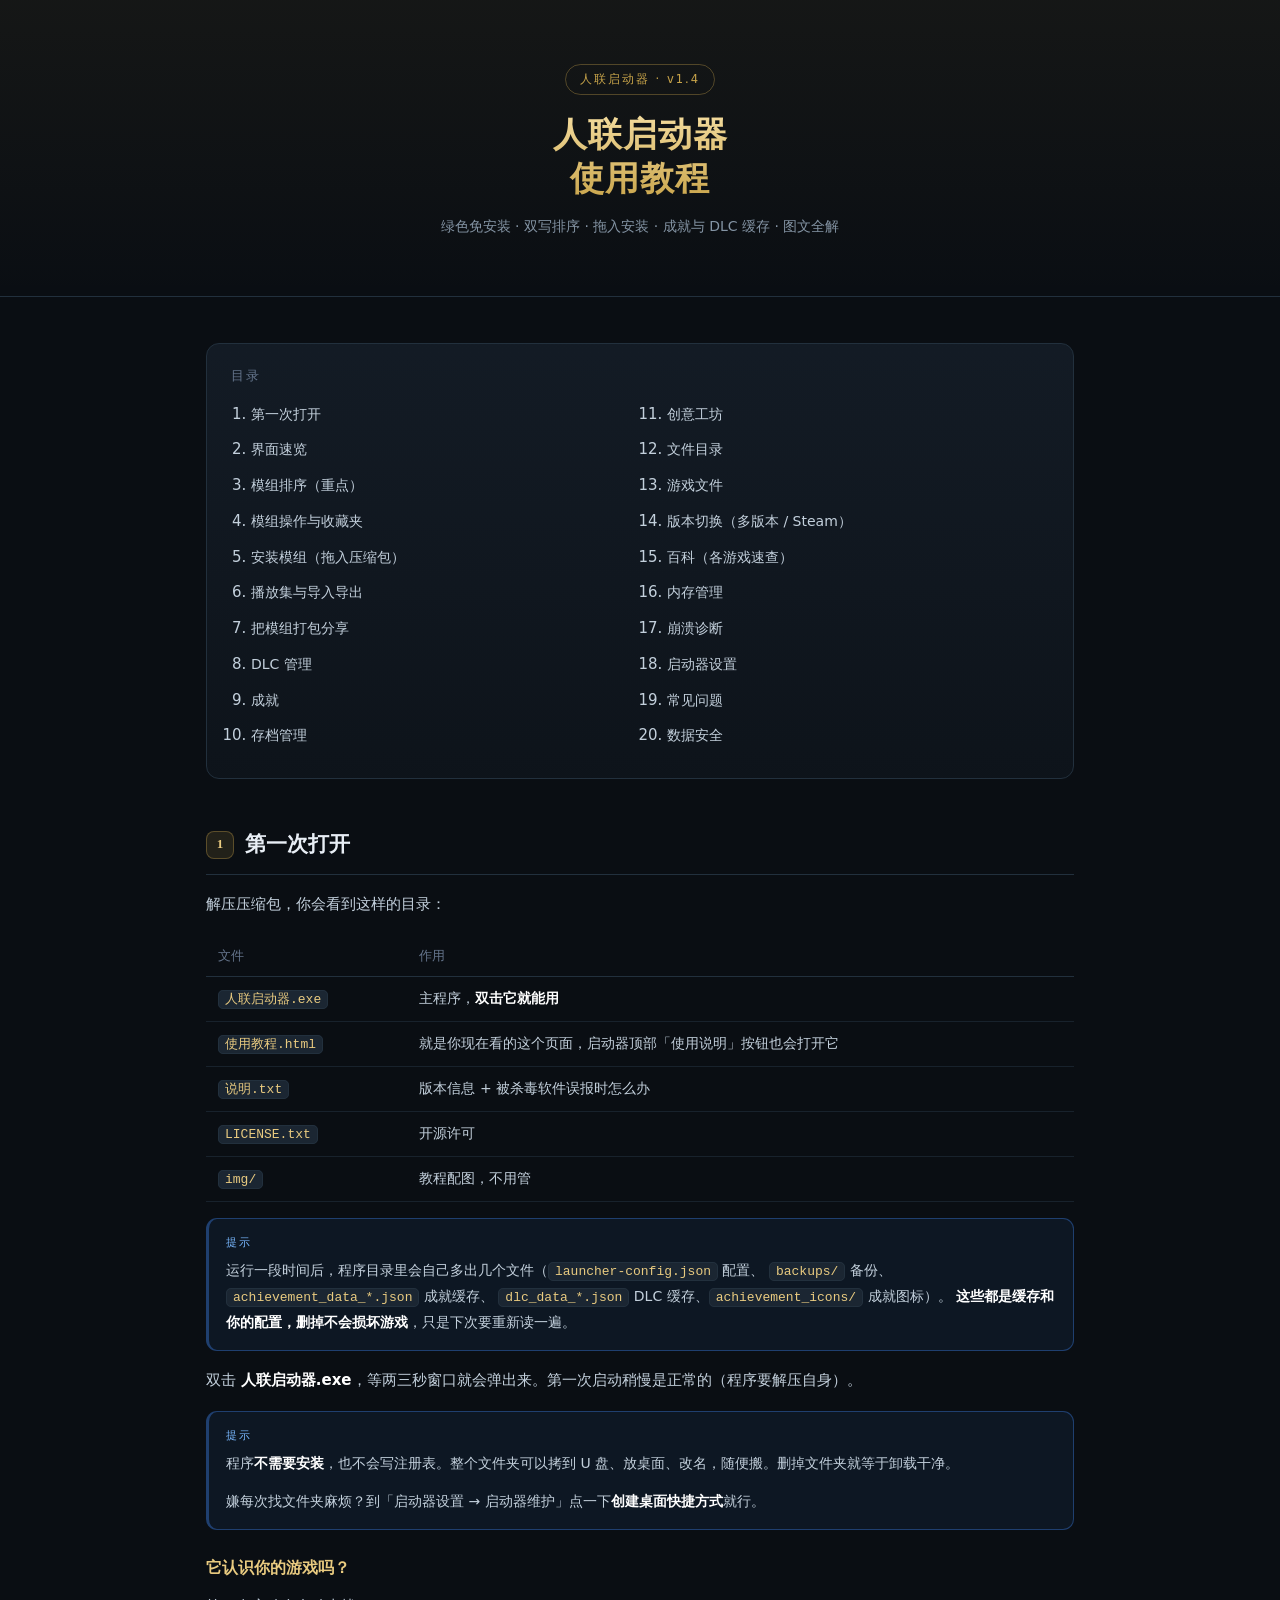
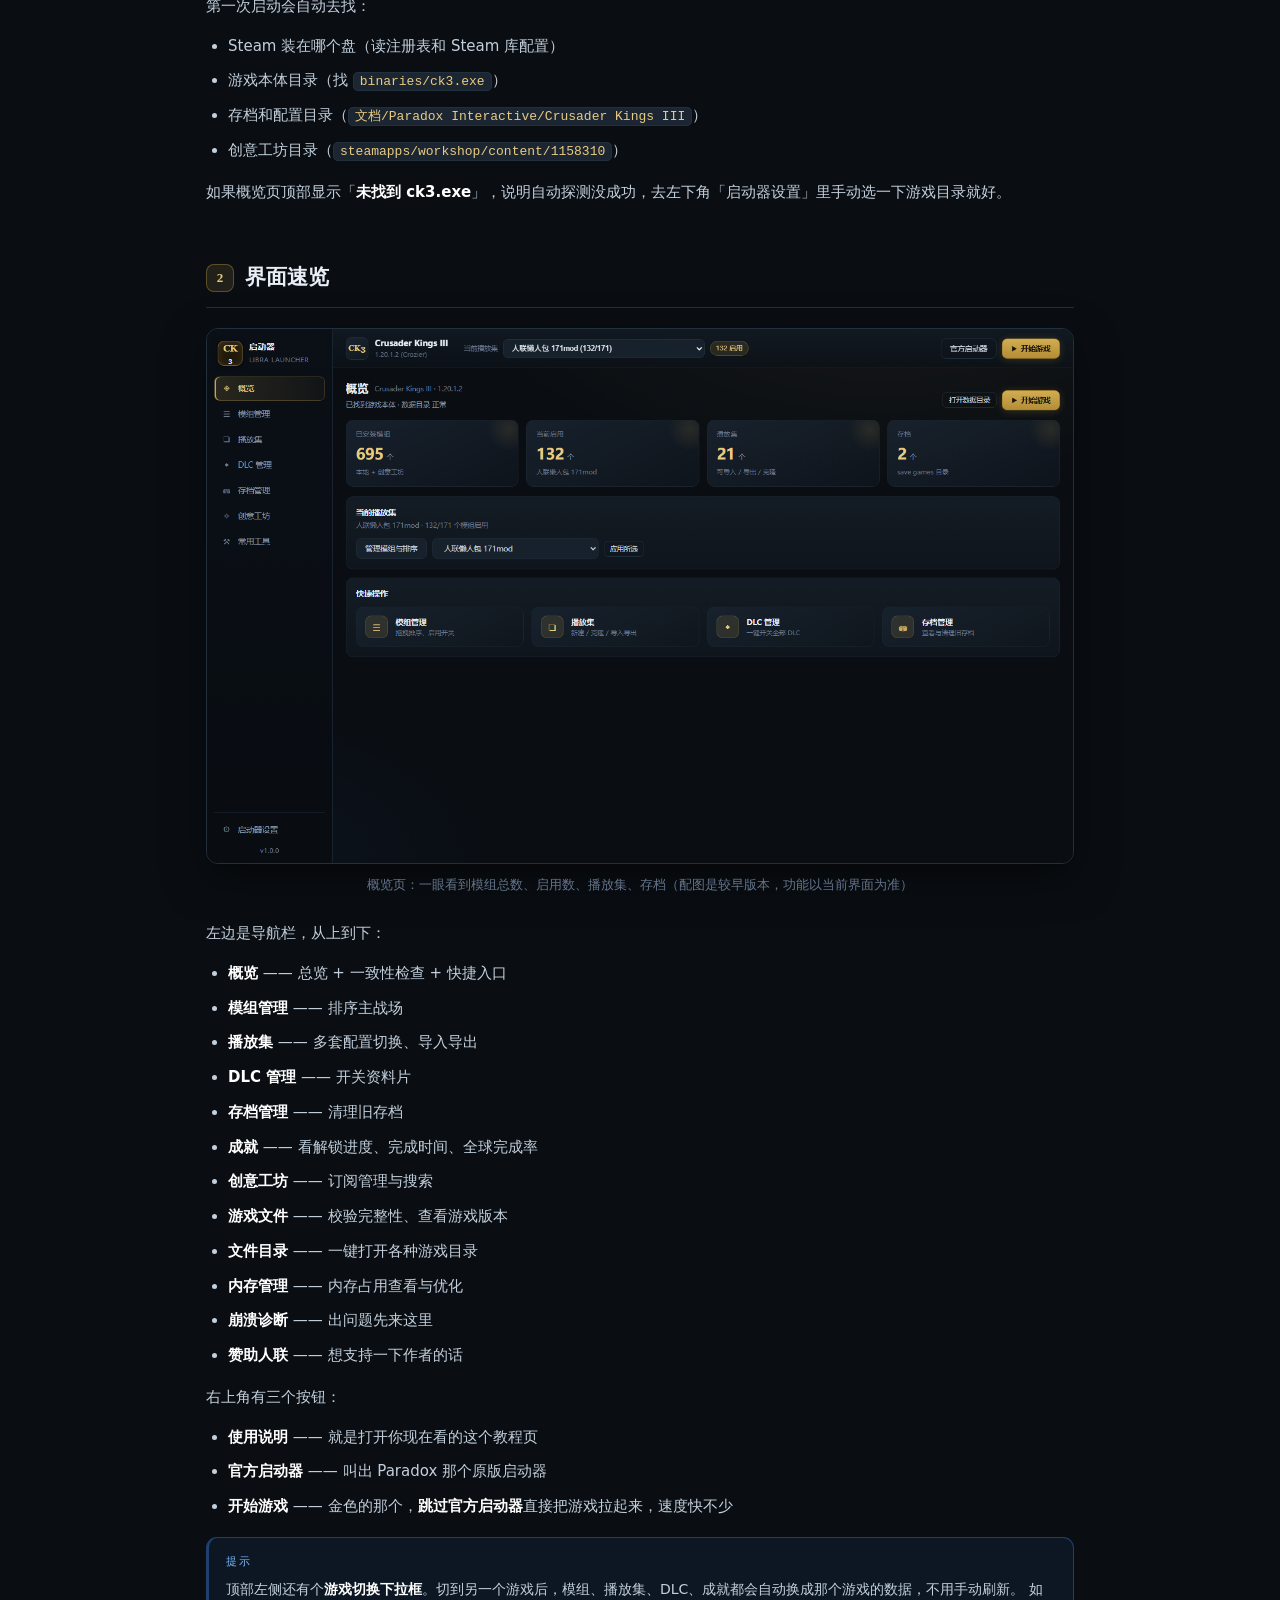
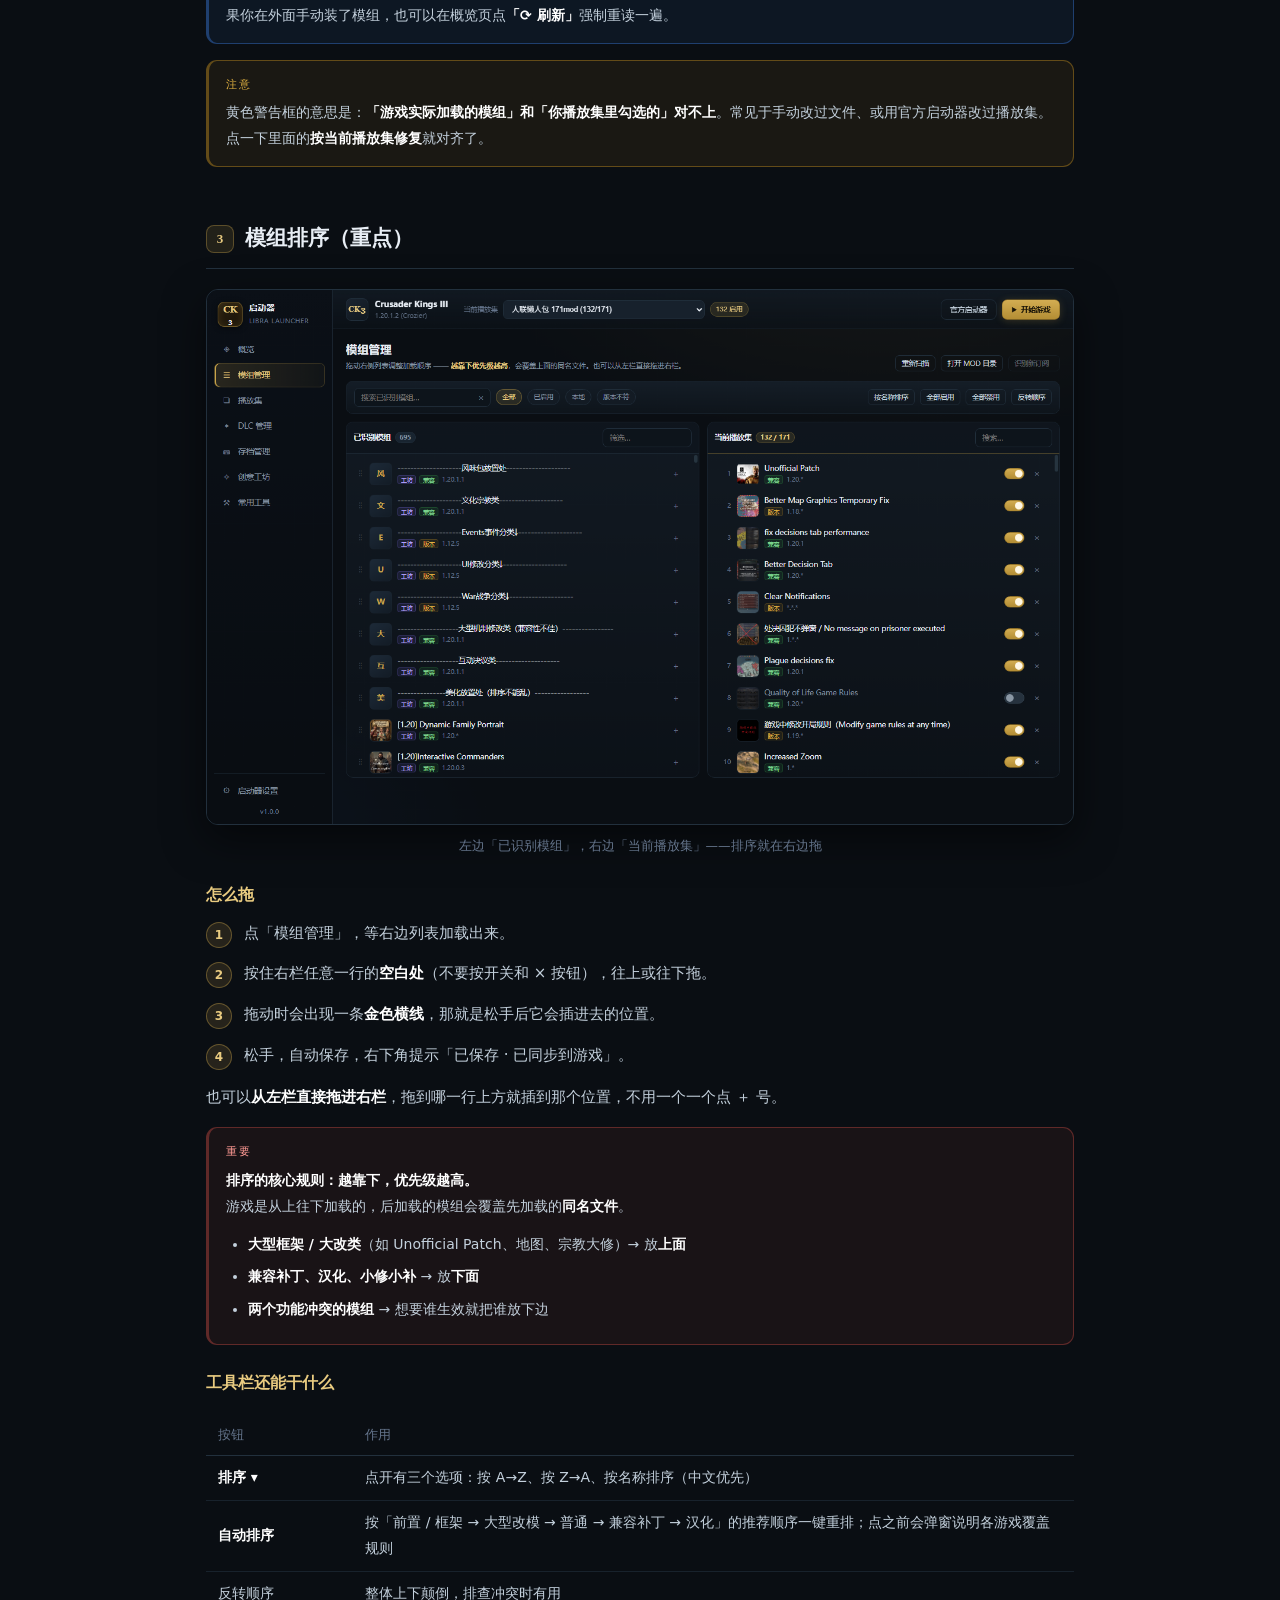
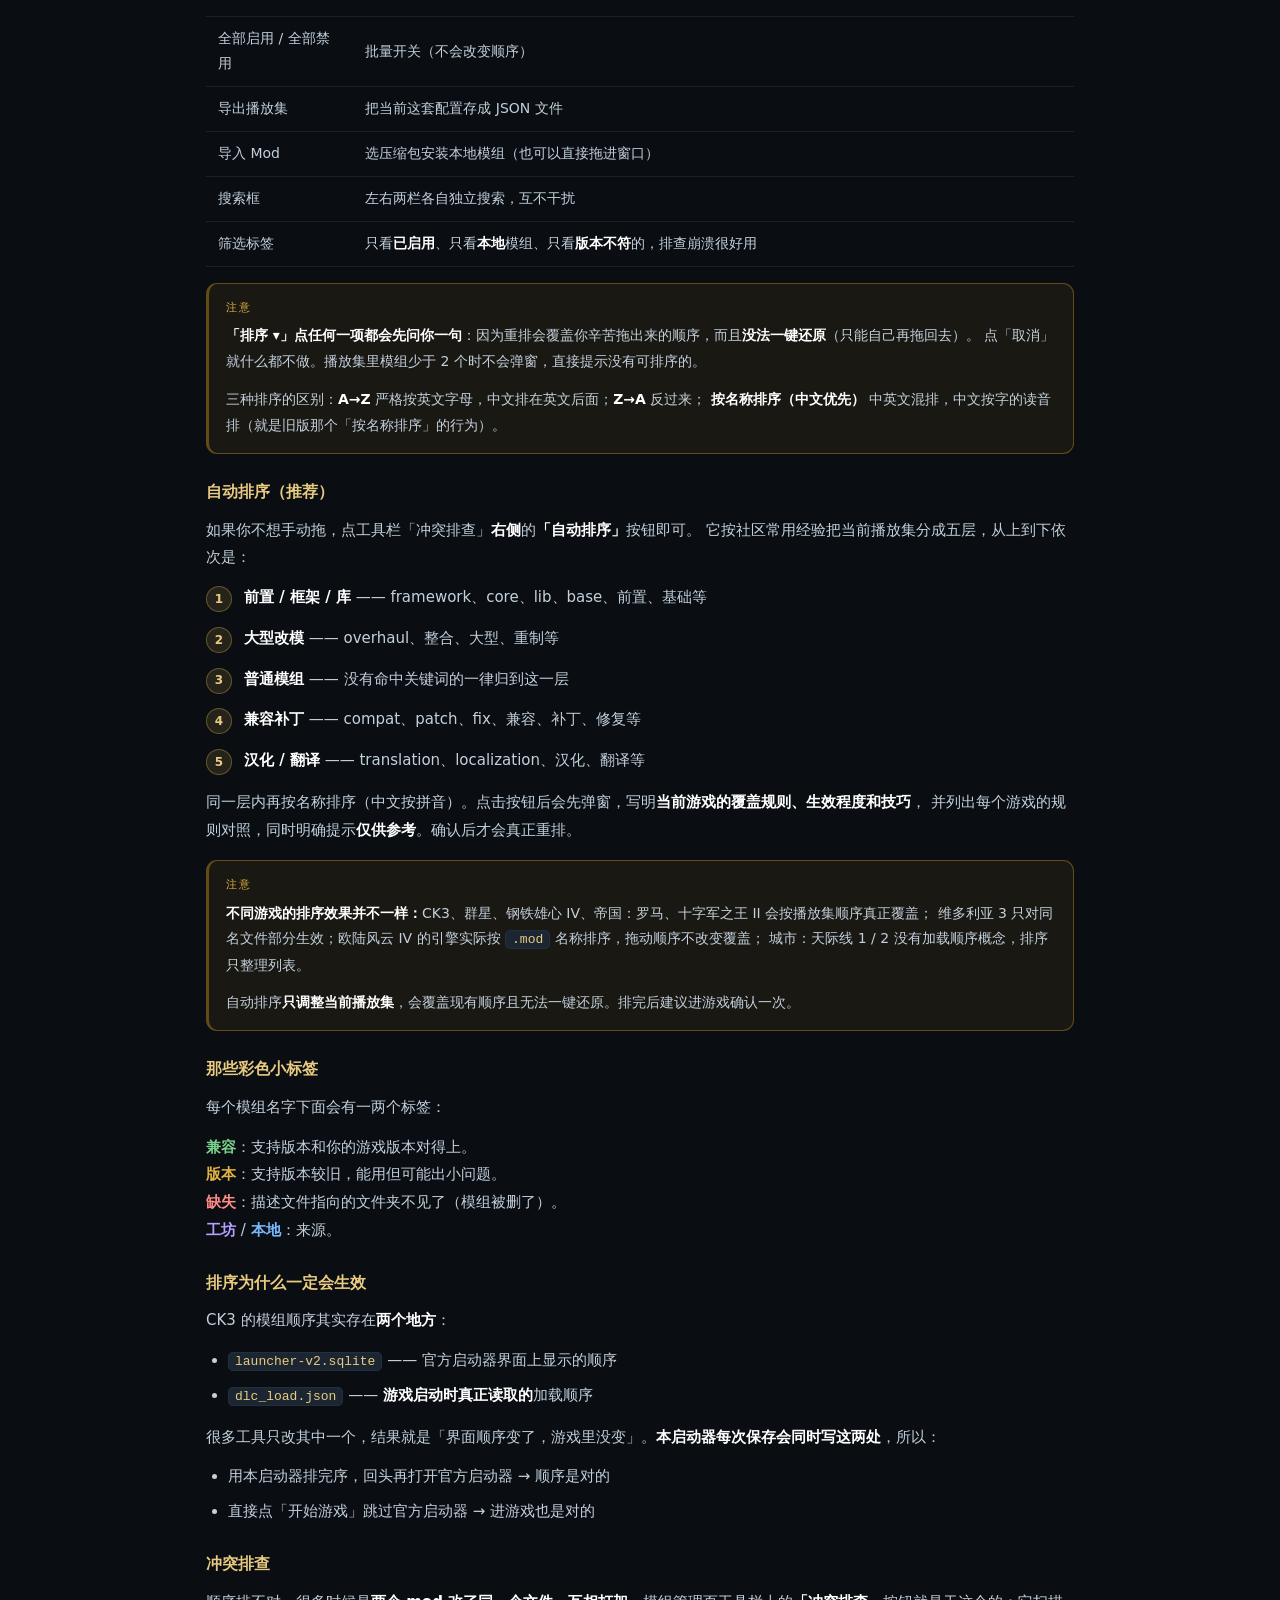
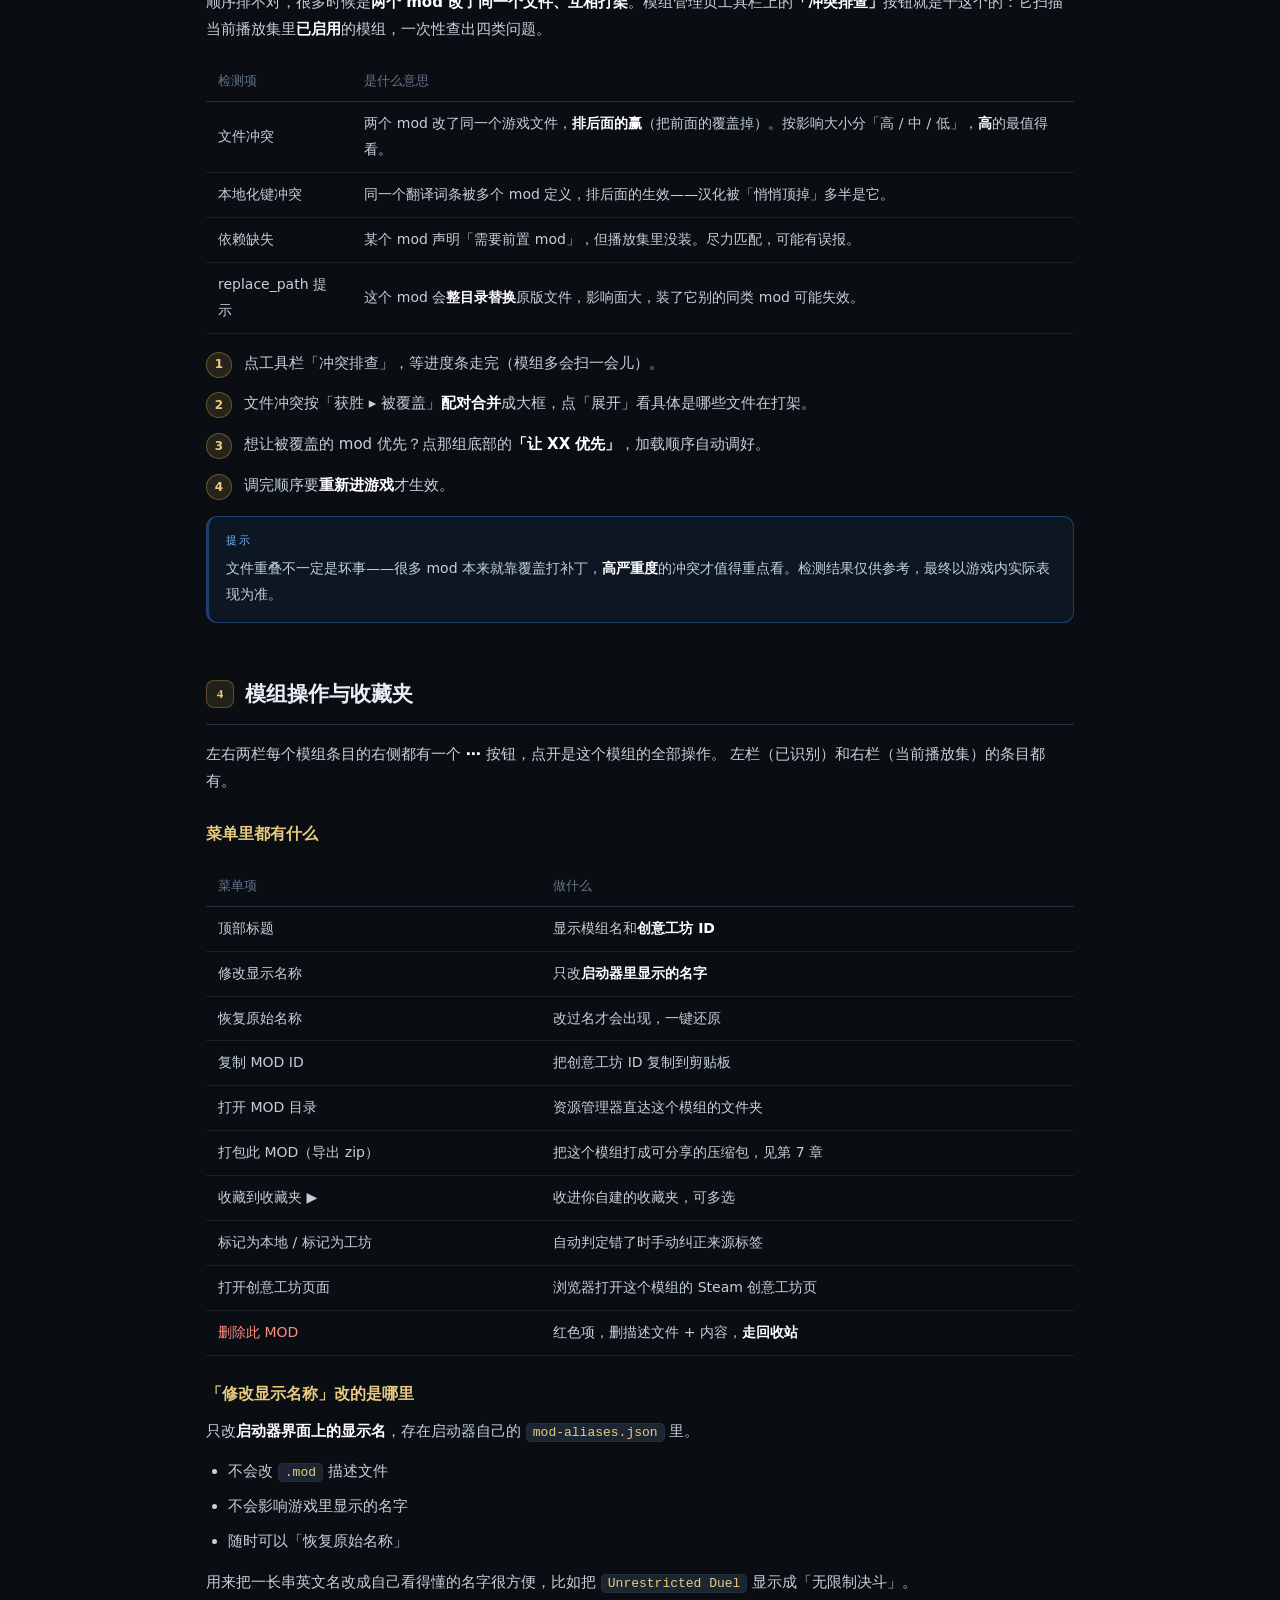
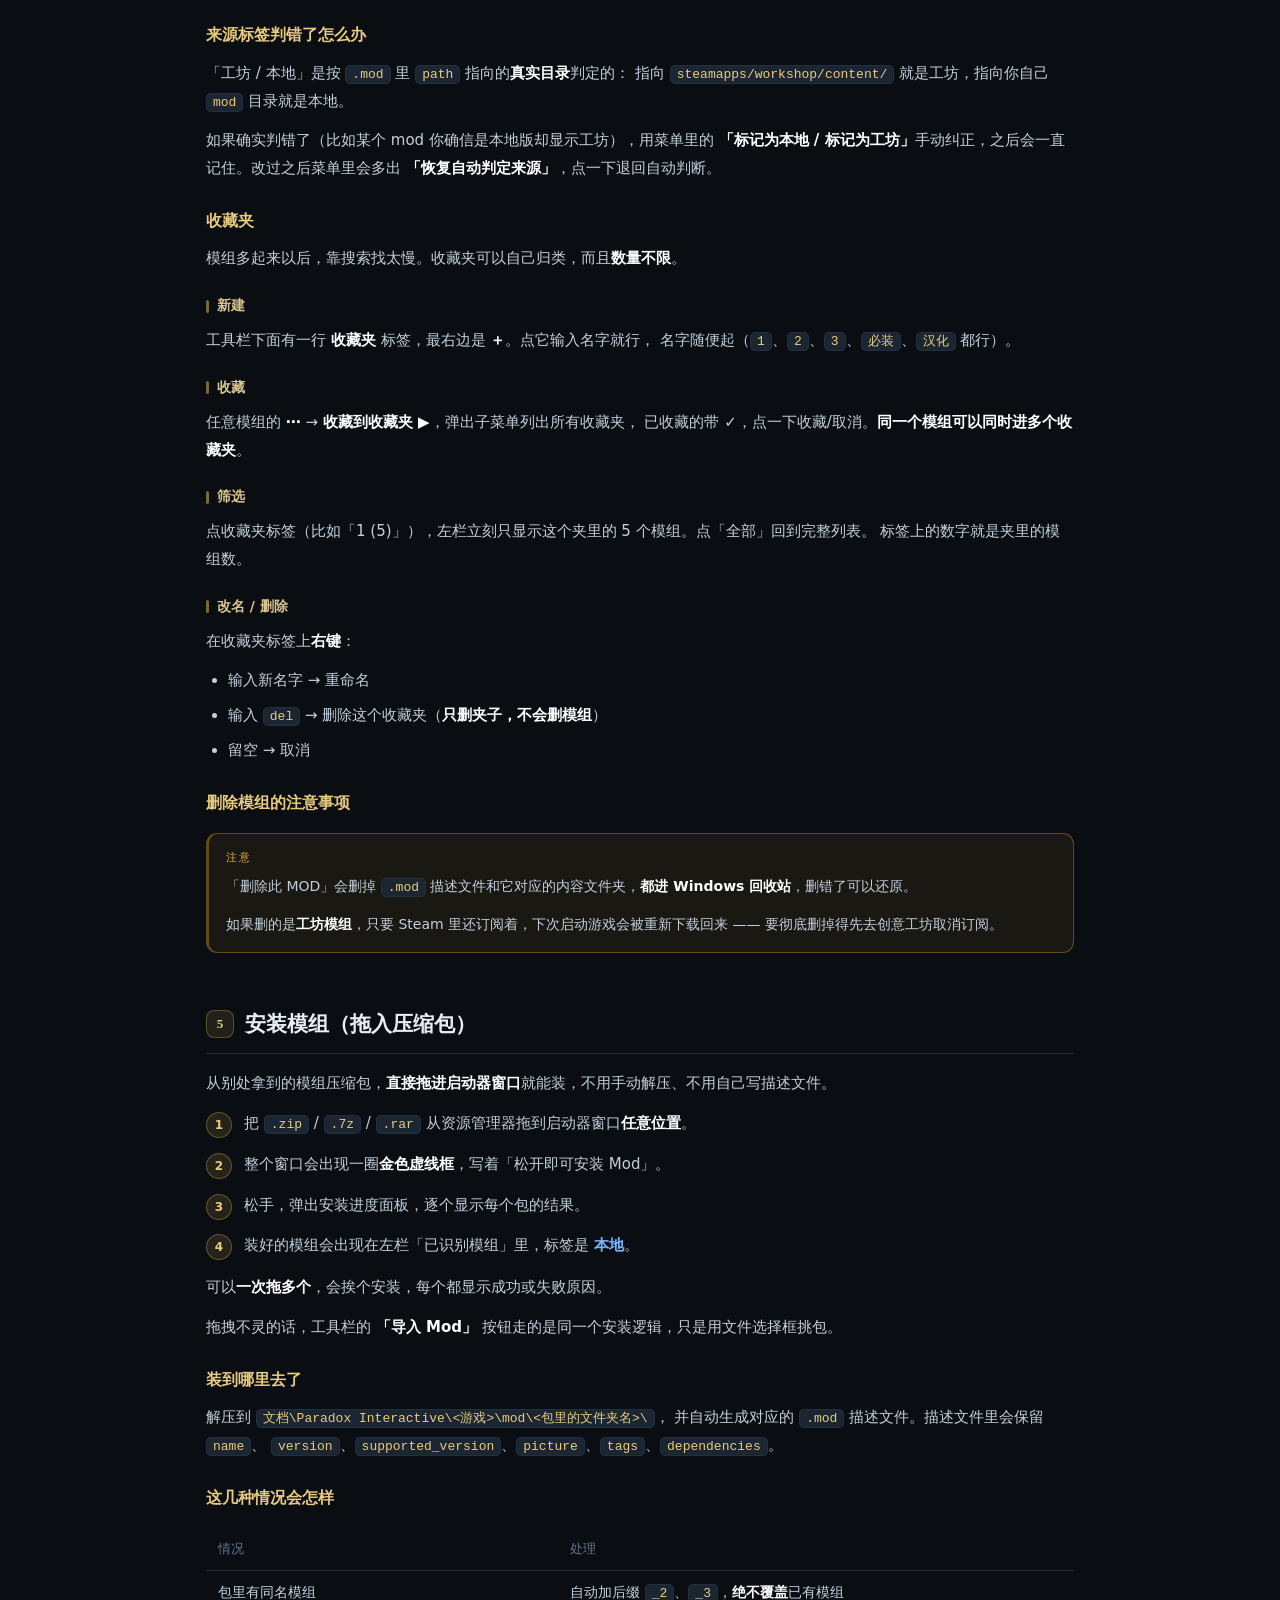
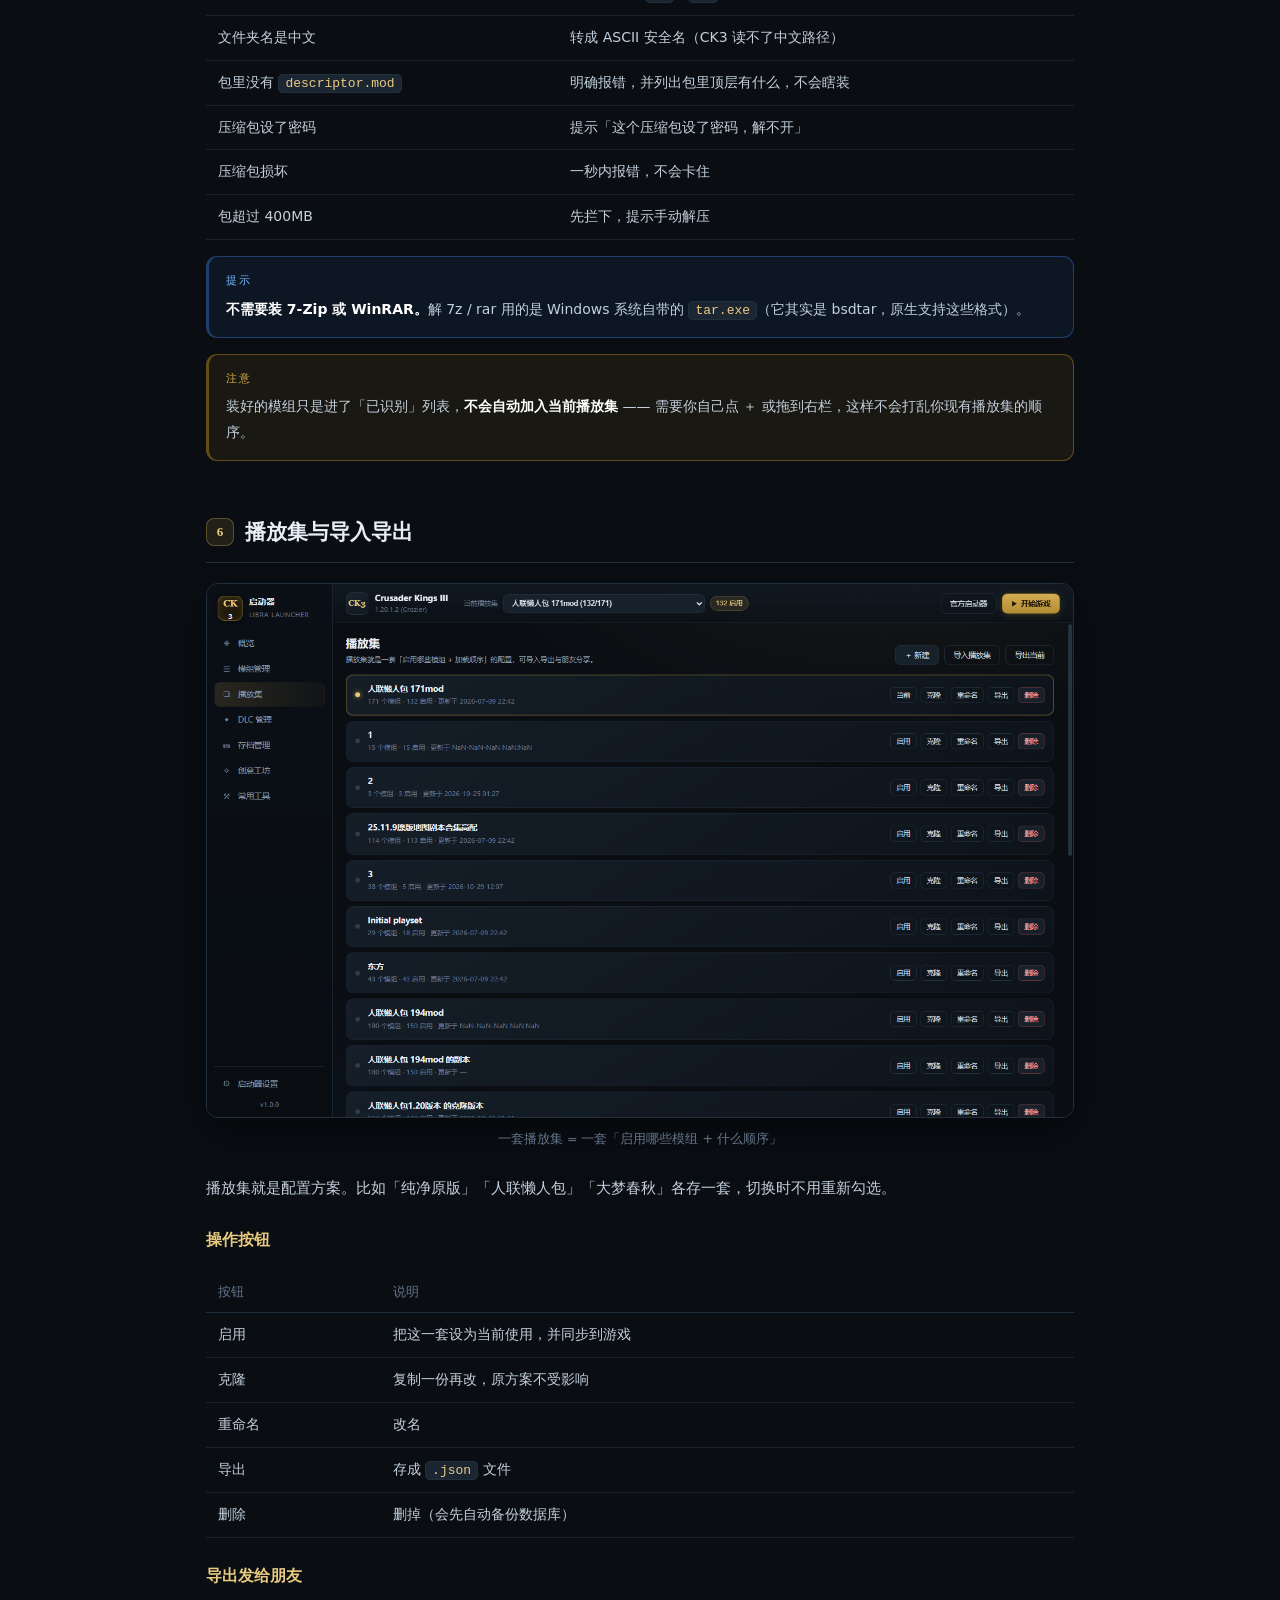
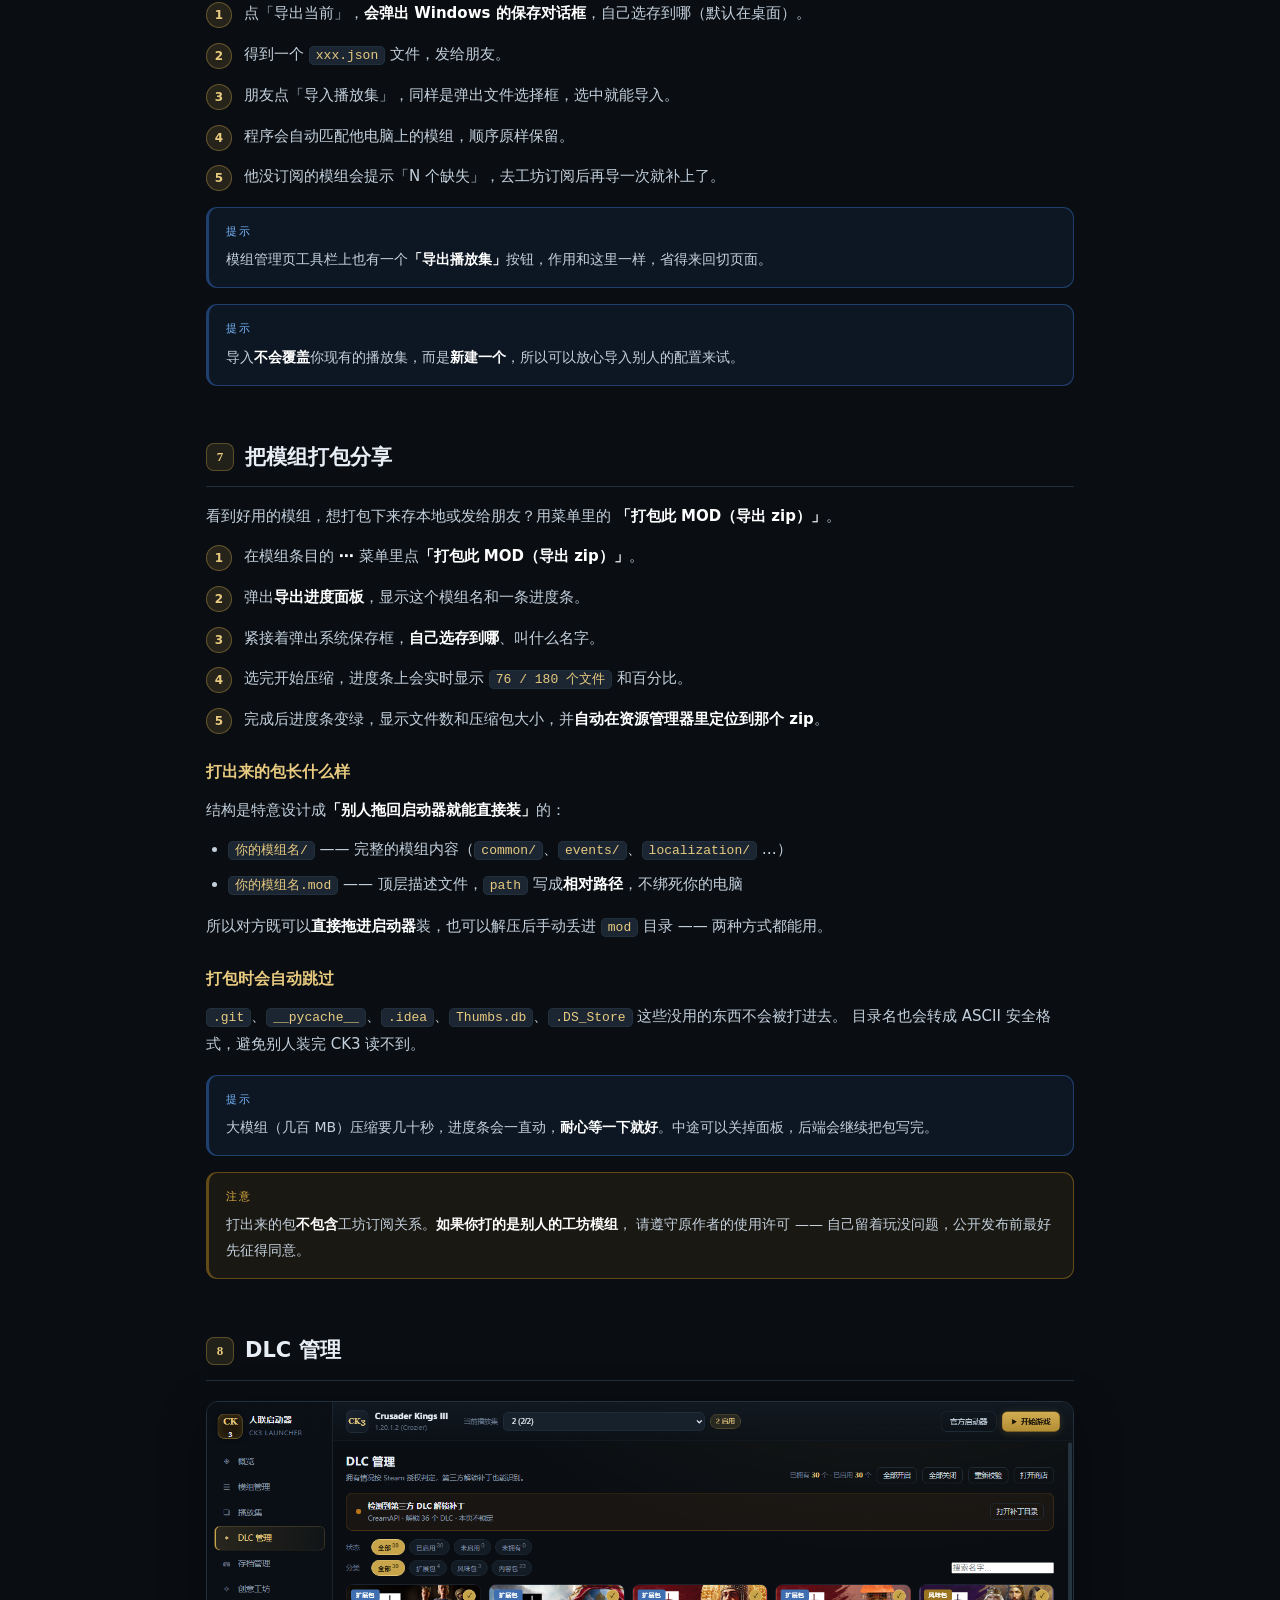
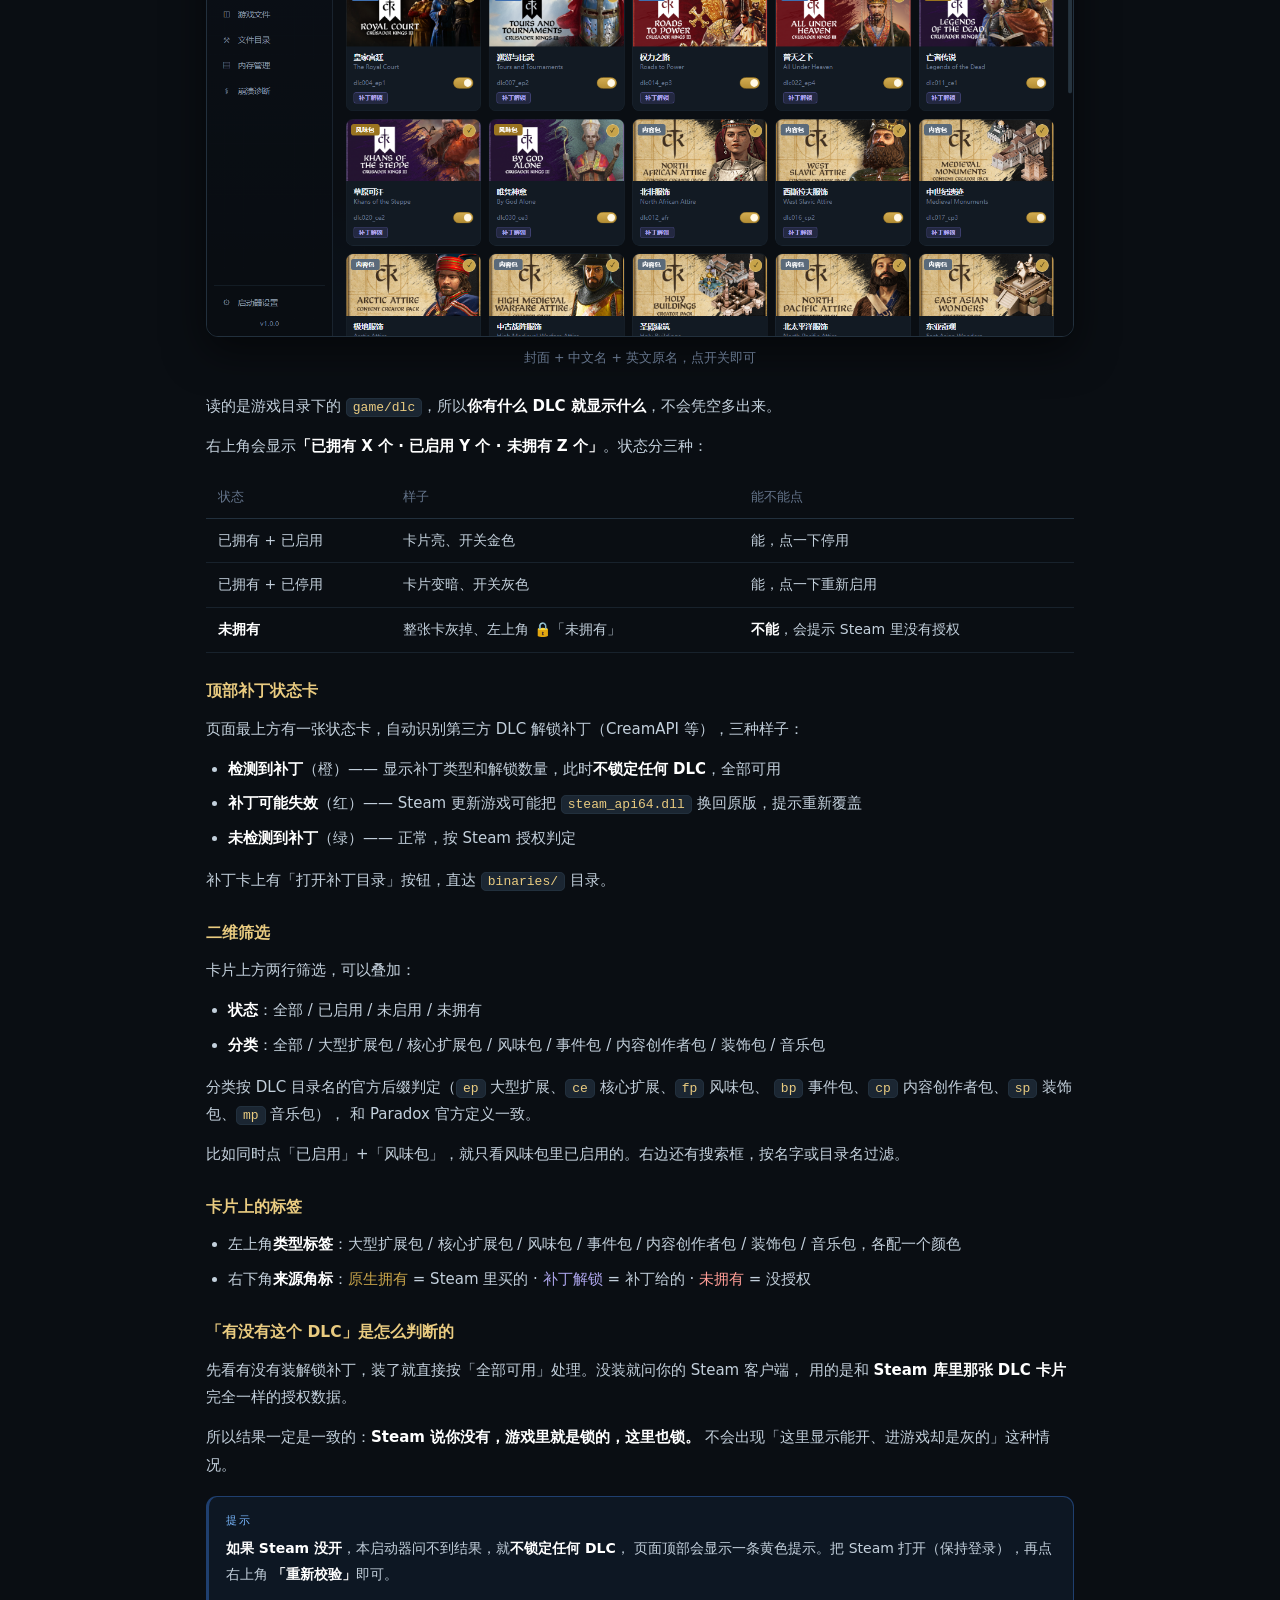
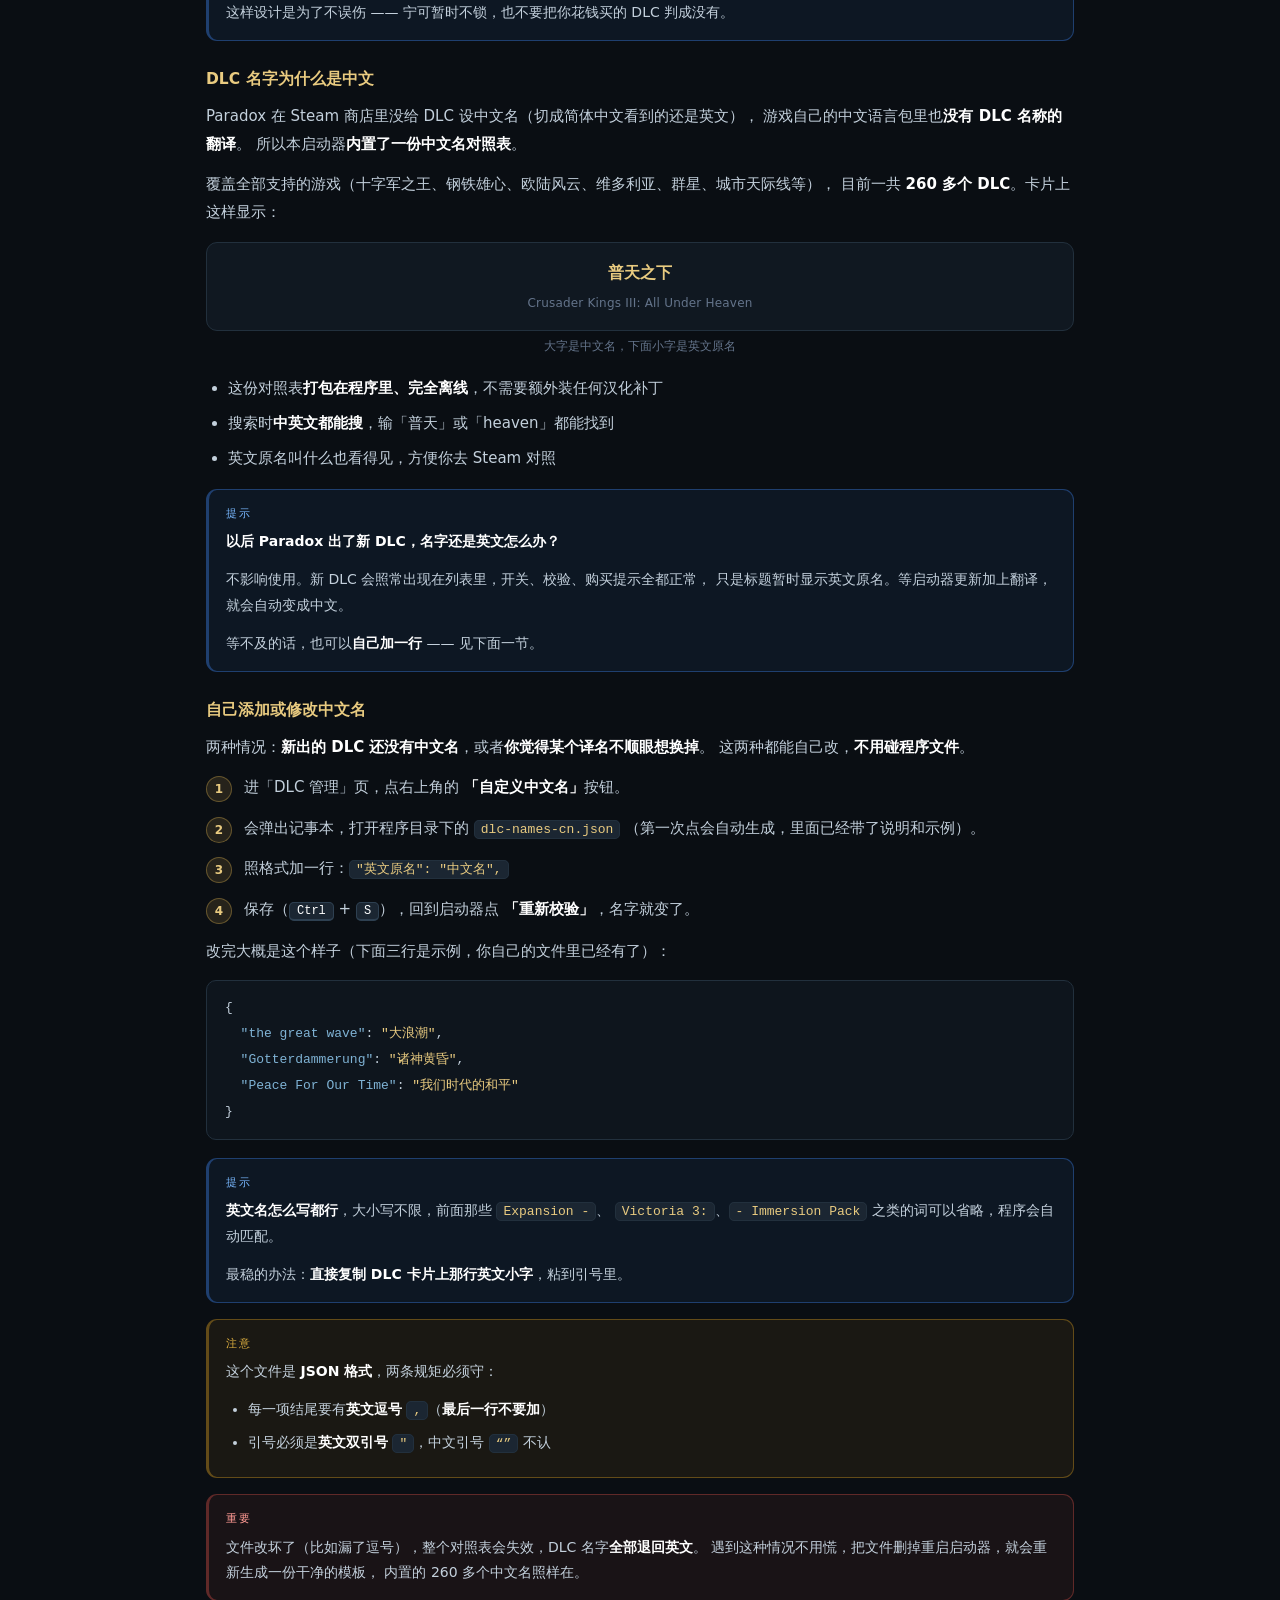
<file: tutorial/使用教程.html>
<!DOCTYPE html>
<html lang="zh-CN">
<head>
<meta charset="utf-8">
<meta name="viewport" content="width=device-width, initial-scale=1">
<title>人联启动器 · 使用教程</title>
<style>
:root{
  --bg:#0a0e13; --panel:#121a23; --panel2:#17212c; --line:#22303d;
  --fg:#e8eef5; --fg2:#c3d0dc; --dim:#8494a4; --dim2:#64748b;
  --gold:#c8a44a; --goldb:#e9cb80; --blue:#3d8bfd; --green:#3fb950;
}
*{box-sizing:border-box;margin:0;padding:0}
body{
  background:radial-gradient(1200px 600px at 80% -10%,rgba(200,164,74,.08),transparent 60%),var(--bg);
  color:var(--fg);
  font:15px/1.85 "Microsoft YaHei UI","Microsoft YaHei",system-ui,sans-serif;
  padding:0 0 80px;
}
::-webkit-scrollbar{width:10px}
::-webkit-scrollbar-thumb{background:#2a3a48;border-radius:6px}

.wrap{max-width:920px;margin:0 auto;padding:0 26px}

/* 头部 */
header{
  padding:64px 0 44px;text-align:center;position:relative;
  border-bottom:1px solid var(--line);margin-bottom:46px;
  background:linear-gradient(180deg,rgba(200,164,74,.06),transparent);
}
header .badge{
  display:inline-block;font-size:11.5px;letter-spacing:2px;color:var(--gold);
  border:1px solid rgba(200,164,74,.35);border-radius:30px;padding:4px 14px;margin-bottom:18px;
}
header h1{
  font:700 34px/1.3 Georgia,"Songti SC",serif;letter-spacing:1px;margin-bottom:12px;
  background:linear-gradient(180deg,#f4dc9e,#c8a44a);
  -webkit-background-clip:text;background-clip:text;color:transparent;
}
header p{color:var(--dim);font-size:14px}

/* 章节 */
section{margin-bottom:52px;scroll-margin-top:24px}
h2{
  font-size:21px;font-weight:700;margin-bottom:16px;padding-bottom:10px;
  border-bottom:1px solid var(--line);display:flex;align-items:center;gap:11px;
}
h2 .n{
  width:28px;height:28px;flex:none;border-radius:8px;display:grid;place-items:center;
  background:rgba(200,164,74,.13);border:1px solid rgba(200,164,74,.35);
  color:var(--goldb);font-size:13px;font-family:Georgia,serif;
}
h3{font-size:15.5px;color:var(--goldb);margin:24px 0 10px;font-weight:600}
h4.sub{
  font-size:14px;color:#d9c68f;margin:20px 0 8px;font-weight:600;
  display:flex;align-items:center;gap:8px;
}
h4.sub::before{
  content:"";width:3px;height:13px;border-radius:2px;flex:none;
  background:rgba(200,164,74,.6);
}
p{margin-bottom:12px;color:var(--fg2)}
ul,ol{margin:0 0 14px 22px;color:var(--fg2)}
li{margin-bottom:7px}
strong{color:#fff;font-weight:600}
code{
  background:#1b2632;border:1px solid var(--line);border-radius:5px;
  padding:1px 6px;font-size:13px;color:var(--goldb);
  font-family:Consolas,"Courier New",monospace;
}
a{color:var(--blue)}

/* 图片 */
figure{margin:20px 0 24px}
figure img{
  width:100%;border-radius:12px;border:1px solid var(--line);
  box-shadow:0 14px 40px rgba(0,0,0,.5);display:block;
}
figcaption{text-align:center;color:var(--dim2);font-size:12.5px;margin-top:9px}

/* 提示框 */
.box{
  border-radius:11px;padding:14px 17px;margin:16px 0;font-size:14px;
  border:1px solid;border-left-width:3px;
}
.box p:last-child{margin-bottom:0}
.tip{background:rgba(63,139,253,.07);border-color:rgba(63,139,253,.35)}
.tip::before{content:"提示";display:block;font-size:11px;letter-spacing:1.5px;color:#79b8ff;margin-bottom:5px}
.warn{background:rgba(210,153,34,.08);border-color:rgba(210,153,34,.4)}
.warn::before{content:"注意";display:block;font-size:11px;letter-spacing:1.5px;color:#e3b341;margin-bottom:5px}
.danger{background:rgba(229,83,75,.07);border-color:rgba(229,83,75,.35)}
.danger::before{content:"重要";display:block;font-size:11px;letter-spacing:1.5px;color:#ff9a94;margin-bottom:5px}

/* 步骤 */
.steps{counter-reset:s;list-style:none;margin-left:0}
.steps li{
  counter-increment:s;position:relative;padding-left:38px;margin-bottom:13px;
}
.steps li::before{
  content:counter(s);position:absolute;left:0;top:2px;width:24px;height:24px;border-radius:50%;
  background:rgba(200,164,74,.15);border:1px solid rgba(200,164,74,.4);color:var(--goldb);
  font-size:12px;display:grid;place-items:center;font-weight:700;
}

/* 快捷键 / 表格 */
table{width:100%;border-collapse:collapse;margin:16px 0;font-size:14px}
th{text-align:left;color:var(--dim2);font-weight:500;font-size:12.5px;padding:9px 12px;border-bottom:1px solid var(--line)}
td{padding:9px 12px;border-bottom:1px solid rgba(34,48,61,.6);color:var(--fg2)}
kbd{
  background:#1b2632;border:1px solid #2e4051;border-bottom-width:2px;border-radius:5px;
  padding:1px 7px;font-size:12px;font-family:Consolas,monospace;color:#fff;
}

/* 目录 */
.toc{
  background:linear-gradient(180deg,rgba(23,33,44,.7),rgba(15,22,29,.7));
  border:1px solid var(--line);border-radius:13px;padding:20px 24px;margin-bottom:46px;
}
.toc h4{font-size:13px;color:var(--dim2);letter-spacing:1.5px;margin-bottom:13px;font-weight:500}
.toc ol{margin:0 0 0 20px;column-count:2;column-gap:34px}
.toc li{margin-bottom:8px}
.toc a{color:var(--fg2);text-decoration:none;font-size:14px}
.toc a:hover{color:var(--goldb)}

footer{
  text-align:center;color:var(--dim2);font-size:12.5px;
  border-top:1px solid var(--line);padding-top:26px;margin-top:60px;
}
@media(max-width:680px){
  .wrap{padding:0 16px}
  header h1{font-size:26px}
  .toc ol{column-count:1}
}
</style>
</head>
<body>

<header>
  <div class="badge">人联启动器 · v1.4</div>
  <h1>人联启动器<br>使用教程</h1>
  <p>绿色免安装 · 双写排序 · 拖入安装 · 成就与 DLC 缓存 · 图文全解</p>
</header>

<div class="wrap">

<div class="toc">
  <h4>目录</h4>
  <ol>
    <li><a href="#start">第一次打开</a></li>
    <li><a href="#ui">界面速览</a></li>
    <li><a href="#order">模组排序（重点）</a></li>
    <li><a href="#modops">模组操作与收藏夹</a></li>
    <li><a href="#install">安装模组（拖入压缩包）</a></li>
    <li><a href="#playset">播放集与导入导出</a></li>
    <li><a href="#pack">把模组打包分享</a></li>
    <li><a href="#dlc">DLC 管理</a></li>
    <li><a href="#ach">成就</a></li>
    <li><a href="#save">存档管理</a></li>
    <li><a href="#workshop">创意工坊</a></li>
    <li><a href="#tools">文件目录</a></li>
    <li><a href="#gamedata">游戏文件</a></li>
    <li><a href="#versions">版本切换（多版本 / Steam）</a></li>
    <li><a href="#wiki">百科（各游戏速查）</a></li>
    <li><a href="#memory">内存管理</a></li>
    <li><a href="#diag">崩溃诊断</a></li>
    <li><a href="#settings">启动器设置</a></li>
    <li><a href="#faq">常见问题</a></li>
    <li><a href="#safe">数据安全</a></li>
  </ol>
</div>

<!-- ========== 1 ========== -->
<section id="start">
  <h2><span class="n">1</span>第一次打开</h2>

  <p>解压压缩包，你会看到这样的目录：</p>

  <table>
    <tr><th>文件</th><th>作用</th></tr>
    <tr><td><code>人联启动器.exe</code></td><td>主程序，<strong>双击它就能用</strong></td></tr>
    <tr><td><code>使用教程.html</code></td><td>就是你现在看的这个页面，启动器顶部「使用说明」按钮也会打开它</td></tr>
    <tr><td><code>说明.txt</code></td><td>版本信息 + 被杀毒软件误报时怎么办</td></tr>
    <tr><td><code>LICENSE.txt</code></td><td>开源许可</td></tr>
    <tr><td><code>img/</code></td><td>教程配图，不用管</td></tr>
  </table>

  <div class="box tip">
    <p>运行一段时间后，程序目录里会自己多出几个文件（<code>launcher-config.json</code> 配置、
    <code>backups/</code> 备份、<code>achievement_data_*.json</code> 成就缓存、
    <code>dlc_data_*.json</code> DLC 缓存、<code>achievement_icons/</code> 成就图标）。
    <strong>这些都是缓存和你的配置，删掉不会损坏游戏</strong>，只是下次要重新读一遍。</p>
  </div>

  <p>双击 <strong>人联启动器.exe</strong>，等两三秒窗口就会弹出来。第一次启动稍慢是正常的（程序要解压自身）。</p>

  <div class="box tip">
    <p>程序<strong>不需要安装</strong>，也不会写注册表。整个文件夹可以拷到 U 盘、放桌面、改名，随便搬。删掉文件夹就等于卸载干净。</p>
    <p>嫌每次找文件夹麻烦？到「启动器设置 → 启动器维护」点一下<strong>创建桌面快捷方式</strong>就行。</p>
  </div>

  <h3>它认识你的游戏吗？</h3>
  <p>第一次启动会自动去找：</p>
  <ul>
    <li>Steam 装在哪个盘（读注册表和 Steam 库配置）</li>
    <li>游戏本体目录（找 <code>binaries/ck3.exe</code>）</li>
    <li>存档和配置目录（<code>文档/Paradox Interactive/Crusader Kings III</code>）</li>
    <li>创意工坊目录（<code>steamapps/workshop/content/1158310</code>）</li>
  </ul>
  <p>如果概览页顶部显示「<strong>未找到 ck3.exe</strong>」，说明自动探测没成功，去左下角「启动器设置」里手动选一下游戏目录就好。</p>
</section>

<!-- ========== 2 ========== -->
<section id="ui">
  <h2><span class="n">2</span>界面速览</h2>

  <figure>
    <img src="img/01-概览.png" alt="概览页">
    <figcaption>概览页：一眼看到模组总数、启用数、播放集、存档（配图是较早版本，功能以当前界面为准）</figcaption>
  </figure>

  <p>左边是导航栏，从上到下：</p>
  <ul>
    <li><strong>概览</strong> —— 总览 + 一致性检查 + 快捷入口</li>
    <li><strong>模组管理</strong> —— 排序主战场</li>
    <li><strong>播放集</strong> —— 多套配置切换、导入导出</li>
    <li><strong>DLC 管理</strong> —— 开关资料片</li>
    <li><strong>存档管理</strong> —— 清理旧存档</li>
    <li><strong>成就</strong> —— 看解锁进度、完成时间、全球完成率</li>
    <li><strong>创意工坊</strong> —— 订阅管理与搜索</li>
    <li><strong>游戏文件</strong> —— 校验完整性、查看游戏版本</li>
    <li><strong>文件目录</strong> —— 一键打开各种游戏目录</li>
    <li><strong>内存管理</strong> —— 内存占用查看与优化</li>
    <li><strong>崩溃诊断</strong> —— 出问题先来这里</li>
    <li><strong>赞助人联</strong> —— 想支持一下作者的话</li>
  </ul>

  <p>右上角有三个按钮：</p>
  <ul>
    <li><strong>使用说明</strong> —— 就是打开你现在看的这个教程页</li>
    <li><strong>官方启动器</strong> —— 叫出 Paradox 那个原版启动器</li>
    <li><strong>开始游戏</strong> —— 金色的那个，<strong>跳过官方启动器</strong>直接把游戏拉起来，速度快不少</li>
  </ul>

  <div class="box tip">
    <p>顶部左侧还有个<strong>游戏切换下拉框</strong>。切到另一个游戏后，模组、播放集、DLC、成就都会自动换成那个游戏的数据，不用手动刷新。
    如果你在外面手动装了模组，也可以在概览页点<strong>「⟳ 刷新」</strong>强制重读一遍。</p>
  </div>

  <div class="box warn">
    <p>黄色警告框的意思是：<strong>「游戏实际加载的模组」和「你播放集里勾选的」对不上</strong>。常见于手动改过文件、或用官方启动器改过播放集。点一下里面的<strong>按当前播放集修复</strong>就对齐了。</p>
  </div>
</section>

<!-- ========== 3 ========== -->
<section id="order">
  <h2><span class="n">3</span>模组排序（重点）</h2>

  <figure>
    <img src="img/02-模组排序.png" alt="模组管理">
    <figcaption>左边「已识别模组」，右边「当前播放集」——排序就在右边拖</figcaption>
  </figure>

  <h3>怎么拖</h3>
  <ol class="steps">
    <li>点「模组管理」，等右边列表加载出来。</li>
    <li>按住右栏任意一行的<strong>空白处</strong>（不要按开关和 × 按钮），往上或往下拖。</li>
    <li>拖动时会出现一条<strong>金色横线</strong>，那就是松手后它会插进去的位置。</li>
    <li>松手，自动保存，右下角提示「已保存 · 已同步到游戏」。</li>
  </ol>

  <p>也可以<strong>从左栏直接拖进右栏</strong>，拖到哪一行上方就插到那个位置，不用一个一个点 ＋ 号。</p>

  <div class="box danger">
    <p><strong>排序的核心规则：越靠下，优先级越高。</strong><br>
    游戏是从上往下加载的，后加载的模组会覆盖先加载的<strong>同名文件</strong>。</p>
    <ul style="margin-bottom:0">
      <li><strong>大型框架 / 大改类</strong>（如 Unofficial Patch、地图、宗教大修）→ 放<strong>上面</strong></li>
      <li><strong>兼容补丁、汉化、小修小补</strong> → 放<strong>下面</strong></li>
      <li><strong>两个功能冲突的模组</strong> → 想要谁生效就把谁放下边</li>
    </ul>
  </div>

  <h3>工具栏还能干什么</h3>
  <table>
    <tr><th>按钮</th><th>作用</th></tr>
    <tr><td><strong>排序 ▾</strong></td><td>点开有三个选项：按 A→Z、按 Z→A、按名称排序（中文优先）</td></tr>
    <tr><td><strong>自动排序</strong></td><td>按「前置 / 框架 → 大型改模 → 普通 → 兼容补丁 → 汉化」的推荐顺序一键重排；点之前会弹窗说明各游戏覆盖规则</td></tr>
    <tr><td>反转顺序</td><td>整体上下颠倒，排查冲突时有用</td></tr>
    <tr><td>全部启用 / 全部禁用</td><td>批量开关（不会改变顺序）</td></tr>
    <tr><td>导出播放集</td><td>把当前这套配置存成 JSON 文件</td></tr>
    <tr><td>导入 Mod</td><td>选压缩包安装本地模组（也可以直接拖进窗口）</td></tr>
    <tr><td>搜索框</td><td>左右两栏各自独立搜索，互不干扰</td></tr>
    <tr><td>筛选标签</td><td>只看<strong>已启用</strong>、只看<strong>本地</strong>模组、只看<strong>版本不符</strong>的，排查崩溃很好用</td></tr>
  </table>

  <div class="box warn">
    <p><strong>「排序 ▾」点任何一项都会先问你一句</strong>：因为重排会覆盖你辛苦拖出来的顺序，而且<strong>没法一键还原</strong>（只能自己再拖回去）。
    点「取消」就什么都不做。播放集里模组少于 2 个时不会弹窗，直接提示没有可排序的。</p>
    <p>三种排序的区别：<strong>A→Z</strong> 严格按英文字母，中文排在英文后面；<strong>Z→A</strong> 反过来；
    <strong>按名称排序（中文优先）</strong> 中英文混排，中文按字的读音排（就是旧版那个「按名称排序」的行为）。</p>
  </div>

  <h3>自动排序（推荐）</h3>
  <p>如果你不想手动拖，点工具栏「冲突排查」<strong>右侧</strong>的<strong>「自动排序」</strong>按钮即可。
  它按社区常用经验把当前播放集分成五层，从上到下依次是：</p>
  <ol class="steps">
    <li><strong>前置 / 框架 / 库</strong> —— framework、core、lib、base、前置、基础等</li>
    <li><strong>大型改模</strong> —— overhaul、整合、大型、重制等</li>
    <li><strong>普通模组</strong> —— 没有命中关键词的一律归到这一层</li>
    <li><strong>兼容补丁</strong> —— compat、patch、fix、兼容、补丁、修复等</li>
    <li><strong>汉化 / 翻译</strong> —— translation、localization、汉化、翻译等</li>
  </ol>
  <p>同一层内再按名称排序（中文按拼音）。点击按钮后会先弹窗，写明<strong>当前游戏的覆盖规则、生效程度和技巧</strong>，
  并列出每个游戏的规则对照，同时明确提示<strong>仅供参考</strong>。确认后才会真正重排。</p>
  <div class="box warn">
    <p><strong>不同游戏的排序效果并不一样：</strong>CK3、群星、钢铁雄心 IV、帝国：罗马、十字军之王 II 会按播放集顺序真正覆盖；
    维多利亚 3 只对同名文件部分生效；欧陆风云 IV 的引擎实际按 <code>.mod</code> 名称排序，拖动顺序不改变覆盖；
    城市：天际线 1 / 2 没有加载顺序概念，排序只整理列表。</p>
    <p>自动排序<strong>只调整当前播放集</strong>，会覆盖现有顺序且无法一键还原。排完后建议进游戏确认一次。</p>
  </div>

  <h3>那些彩色小标签</h3>
  <p>每个模组名字下面会有一两个标签：</p>
  <p>
    <strong style="color:#79d18b">兼容</strong>：支持版本和你的游戏版本对得上。<br>
    <strong style="color:#e3b341">版本</strong>：支持版本较旧，能用但可能出小问题。<br>
    <strong style="color:#ff8b85">缺失</strong>：描述文件指向的文件夹不见了（模组被删了）。<br>
    <strong style="color:#b3a0ff">工坊</strong> / <strong style="color:#79b8ff">本地</strong>：来源。
  </p>

  <h3>排序为什么一定会生效</h3>
  <p>CK3 的模组顺序其实存在<strong>两个地方</strong>：</p>
  <ul>
    <li><code>launcher-v2.sqlite</code> —— 官方启动器界面上显示的顺序</li>
    <li><code>dlc_load.json</code> —— <strong>游戏启动时真正读取的</strong>加载顺序</li>
  </ul>
  <p>很多工具只改其中一个，结果就是「界面顺序变了，游戏里没变」。<strong>本启动器每次保存会同时写这两处</strong>，所以：</p>
  <ul>
    <li>用本启动器排完序，回头再打开官方启动器 → 顺序是对的</li>
    <li>直接点「开始游戏」跳过官方启动器 → 进游戏也是对的</li>
  </ul>

  <h3>冲突排查</h3>
  <p>顺序排不对，很多时候是<strong>两个 mod 改了同一个文件、互相打架</strong>。模组管理页工具栏上的<strong>「冲突排查」</strong>按钮就是干这个的：它扫描当前播放集里<strong>已启用</strong>的模组，一次性查出四类问题。</p>
  <table>
    <tr><th>检测项</th><th>是什么意思</th></tr>
    <tr><td>文件冲突</td><td>两个 mod 改了同一个游戏文件，<strong>排后面的赢</strong>（把前面的覆盖掉）。按影响大小分「高 / 中 / 低」，<strong>高</strong>的最值得看。</td></tr>
    <tr><td>本地化键冲突</td><td>同一个翻译词条被多个 mod 定义，排后面的生效——汉化被「悄悄顶掉」多半是它。</td></tr>
    <tr><td>依赖缺失</td><td>某个 mod 声明「需要前置 mod」，但播放集里没装。尽力匹配，可能有误报。</td></tr>
    <tr><td>replace_path 提示</td><td>这个 mod 会<strong>整目录替换</strong>原版文件，影响面大，装了它别的同类 mod 可能失效。</td></tr>
  </table>
  <ol class="steps">
    <li>点工具栏「冲突排查」，等进度条走完（模组多会扫一会儿）。</li>
    <li>文件冲突按「获胜 ▸ 被覆盖」<strong>配对合并</strong>成大框，点「展开」看具体是哪些文件在打架。</li>
    <li>想让被覆盖的 mod 优先？点那组底部的<strong>「让 XX 优先」</strong>，加载顺序自动调好。</li>
    <li>调完顺序要<strong>重新进游戏</strong>才生效。</li>
  </ol>
  <div class="box tip">
    <p>文件重叠不一定是坏事——很多 mod 本来就靠覆盖打补丁，<strong>高严重度</strong>的冲突才值得重点看。检测结果仅供参考，最终以游戏内实际表现为准。</p>
  </div>
</section>

<!-- ========== 4 ========== -->
<section id="modops">
  <h2><span class="n">4</span>模组操作与收藏夹</h2>

  <p>左右两栏每个模组条目的右侧都有一个 <strong>⋯</strong> 按钮，点开是这个模组的全部操作。
  左栏（已识别）和右栏（当前播放集）的条目都有。</p>

  <h3>菜单里都有什么</h3>
  <table>
    <tr><th>菜单项</th><th>做什么</th></tr>
    <tr><td>顶部标题</td><td>显示模组名和<strong>创意工坊 ID</strong></td></tr>
    <tr><td>修改显示名称</td><td>只改<strong>启动器里显示的名字</strong></td></tr>
    <tr><td>恢复原始名称</td><td>改过名才会出现，一键还原</td></tr>
    <tr><td>复制 MOD ID</td><td>把创意工坊 ID 复制到剪贴板</td></tr>
    <tr><td>打开 MOD 目录</td><td>资源管理器直达这个模组的文件夹</td></tr>
    <tr><td>打包此 MOD（导出 zip）</td><td>把这个模组打成可分享的压缩包，见第 7 章</td></tr>
    <tr><td>收藏到收藏夹 ▶</td><td>收进你自建的收藏夹，可多选</td></tr>
    <tr><td>标记为本地 / 标记为工坊</td><td>自动判定错了时手动纠正来源标签</td></tr>
    <tr><td>打开创意工坊页面</td><td>浏览器打开这个模组的 Steam 创意工坊页</td></tr>
    <tr><td><span style="color:#ff8b85">删除此 MOD</span></td><td>红色项，删描述文件 + 内容，<strong>走回收站</strong></td></tr>
  </table>

  <h3>「修改显示名称」改的是哪里</h3>
  <p>只改<strong>启动器界面上的显示名</strong>，存在启动器自己的 <code>mod-aliases.json</code> 里。</p>
  <ul>
    <li>不会改 <code>.mod</code> 描述文件</li>
    <li>不会影响游戏里显示的名字</li>
    <li>随时可以「恢复原始名称」</li>
  </ul>
  <p>用来把一长串英文名改成自己看得懂的名字很方便，比如把 <code>Unrestricted Duel</code> 显示成「无限制决斗」。</p>

  <h3>来源标签判错了怎么办</h3>
  <p>「工坊 / 本地」是按 <code>.mod</code> 里 <code>path</code> 指向的<strong>真实目录</strong>判定的：
  指向 <code>steamapps/workshop/content/</code> 就是工坊，指向你自己 <code>mod</code> 目录就是本地。</p>
  <p>如果确实判错了（比如某个 mod 你确信是本地版却显示工坊），用菜单里的
  <strong>「标记为本地 / 标记为工坊」</strong>手动纠正，之后会一直记住。改过之后菜单里会多出
  <strong>「恢复自动判定来源」</strong>，点一下退回自动判断。</p>

  <h3>收藏夹</h3>
  <p>模组多起来以后，靠搜索找太慢。收藏夹可以自己归类，而且<strong>数量不限</strong>。</p>

  <h4 class="sub">新建</h4>
  <p>工具栏下面有一行 <strong>收藏夹</strong> 标签，最右边是 <strong>＋</strong>。点它输入名字就行，
  名字随便起（<code>1</code>、<code>2</code>、<code>3</code>、<code>必装</code>、<code>汉化</code> 都行）。</p>

  <h4 class="sub">收藏</h4>
  <p>任意模组的 <strong>⋯</strong> → <strong>收藏到收藏夹 ▶</strong>，弹出子菜单列出所有收藏夹，
  已收藏的带 ✓，点一下收藏/取消。<strong>同一个模组可以同时进多个收藏夹</strong>。</p>

  <h4 class="sub">筛选</h4>
  <p>点收藏夹标签（比如「1 (5)」），左栏立刻只显示这个夹里的 5 个模组。点「全部」回到完整列表。
  标签上的数字就是夹里的模组数。</p>

  <h4 class="sub">改名 / 删除</h4>
  <p>在收藏夹标签上<strong>右键</strong>：</p>
  <ul>
    <li>输入新名字 → 重命名</li>
    <li>输入 <code>del</code> → 删除这个收藏夹（<strong>只删夹子，不会删模组</strong>）</li>
    <li>留空 → 取消</li>
  </ul>

  <h3>删除模组的注意事项</h3>
  <div class="box warn">
    <p>「删除此 MOD」会删掉 <code>.mod</code> 描述文件和它对应的内容文件夹，<strong>都进 Windows 回收站</strong>，删错了可以还原。</p>
    <p>如果删的是<strong>工坊模组</strong>，只要 Steam 里还订阅着，下次启动游戏会被重新下载回来 ——
    要彻底删掉得先去创意工坊取消订阅。</p>
  </div>
</section>

<!-- ========== 5 ========== -->
<section id="install">
  <h2><span class="n">5</span>安装模组（拖入压缩包）</h2>

  <p>从别处拿到的模组压缩包，<strong>直接拖进启动器窗口</strong>就能装，不用手动解压、不用自己写描述文件。</p>

  <ol class="steps">
    <li>把 <code>.zip</code> / <code>.7z</code> / <code>.rar</code> 从资源管理器拖到启动器窗口<strong>任意位置</strong>。</li>
    <li>整个窗口会出现一圈<strong>金色虚线框</strong>，写着「松开即可安装 Mod」。</li>
    <li>松手，弹出安装进度面板，逐个显示每个包的结果。</li>
    <li>装好的模组会出现在左栏「已识别模组」里，标签是 <strong style="color:#79b8ff">本地</strong>。</li>
  </ol>

  <p>可以<strong>一次拖多个</strong>，会挨个安装，每个都显示成功或失败原因。</p>

  <p>拖拽不灵的话，工具栏的 <strong>「导入 Mod」</strong> 按钮走的是同一个安装逻辑，只是用文件选择框挑包。</p>

  <h3>装到哪里去了</h3>
  <p>解压到 <code>文档\Paradox Interactive\&lt;游戏&gt;\mod\&lt;包里的文件夹名&gt;\</code>，
  并自动生成对应的 <code>.mod</code> 描述文件。描述文件里会保留 <code>name</code>、
  <code>version</code>、<code>supported_version</code>、<code>picture</code>、<code>tags</code>、<code>dependencies</code>。</p>

  <h3>这几种情况会怎样</h3>
  <table>
    <tr><th>情况</th><th>处理</th></tr>
    <tr><td>包里有同名模组</td><td>自动加后缀 <code>_2</code>、<code>_3</code>，<strong>绝不覆盖</strong>已有模组</td></tr>
    <tr><td>文件夹名是中文</td><td>转成 ASCII 安全名（CK3 读不了中文路径）</td></tr>
    <tr><td>包里没有 <code>descriptor.mod</code></td><td>明确报错，并列出包里顶层有什么，不会瞎装</td></tr>
    <tr><td>压缩包设了密码</td><td>提示「这个压缩包设了密码，解不开」</td></tr>
    <tr><td>压缩包损坏</td><td>一秒内报错，不会卡住</td></tr>
    <tr><td>包超过 400MB</td><td>先拦下，提示手动解压</td></tr>
  </table>

  <div class="box tip">
    <p><strong>不需要装 7-Zip 或 WinRAR。</strong>解 7z / rar 用的是 Windows 系统自带的
    <code>tar.exe</code>（它其实是 bsdtar，原生支持这些格式）。</p>
  </div>

  <div class="box warn">
    <p>装好的模组只是进了「已识别」列表，<strong>不会自动加入当前播放集</strong> ——
    需要你自己点 ＋ 或拖到右栏，这样不会打乱你现有播放集的顺序。</p>
  </div>
</section>

<!-- ========== 6 ========== -->
<section id="playset">
  <h2><span class="n">6</span>播放集与导入导出</h2>

  <figure>
    <img src="img/04-播放集.png" alt="播放集">
    <figcaption>一套播放集 = 一套「启用哪些模组 + 什么顺序」</figcaption>
  </figure>

  <p>播放集就是配置方案。比如「纯净原版」「人联懒人包」「大梦春秋」各存一套，切换时不用重新勾选。</p>

  <h3>操作按钮</h3>
  <table>
    <tr><th>按钮</th><th>说明</th></tr>
    <tr><td>启用</td><td>把这一套设为当前使用，并同步到游戏</td></tr>
    <tr><td>克隆</td><td>复制一份再改，原方案不受影响</td></tr>
    <tr><td>重命名</td><td>改名</td></tr>
    <tr><td>导出</td><td>存成 <code>.json</code> 文件</td></tr>
    <tr><td>删除</td><td>删掉（会先自动备份数据库）</td></tr>
  </table>

  <h3>导出发给朋友</h3>
  <ol class="steps">
    <li>点「导出当前」，<strong>会弹出 Windows 的保存对话框</strong>，自己选存到哪（默认在桌面）。</li>
    <li>得到一个 <code>xxx.json</code> 文件，发给朋友。</li>
    <li>朋友点「导入播放集」，同样是弹出文件选择框，选中就能导入。</li>
    <li>程序会自动匹配他电脑上的模组，顺序原样保留。</li>
    <li>他没订阅的模组会提示「N 个缺失」，去工坊订阅后再导一次就补上了。</li>
  </ol>

  <div class="box tip">
    <p>模组管理页工具栏上也有一个<strong>「导出播放集」</strong>按钮，作用和这里一样，省得来回切页面。</p>
  </div>

  <div class="box tip">
    <p>导入<strong>不会覆盖</strong>你现有的播放集，而是<strong>新建一个</strong>，所以可以放心导入别人的配置来试。</p>
  </div>
</section>

<!-- ========== 7 ========== -->
<section id="pack">
  <h2><span class="n">7</span>把模组打包分享</h2>

  <p>看到好用的模组，想打包下来存本地或发给朋友？用菜单里的 <strong>「打包此 MOD（导出 zip）」</strong>。</p>

  <ol class="steps">
    <li>在模组条目的 <strong>⋯</strong> 菜单里点<strong>「打包此 MOD（导出 zip）」</strong>。</li>
    <li>弹出<strong>导出进度面板</strong>，显示这个模组名和一条进度条。</li>
    <li>紧接着弹出系统保存框，<strong>自己选存到哪</strong>、叫什么名字。</li>
    <li>选完开始压缩，进度条上会实时显示 <code>76 / 180 个文件</code> 和百分比。</li>
    <li>完成后进度条变绿，显示文件数和压缩包大小，并<strong>自动在资源管理器里定位到那个 zip</strong>。</li>
  </ol>

  <h3>打出来的包长什么样</h3>
  <p>结构是特意设计成<strong>「别人拖回启动器就能直接装」</strong>的：</p>
  <ul>
    <li><code>你的模组名/</code> —— 完整的模组内容（<code>common/</code>、<code>events/</code>、<code>localization/</code> …）</li>
    <li><code>你的模组名.mod</code> —— 顶层描述文件，<code>path</code> 写成<strong>相对路径</strong>，不绑死你的电脑</li>
  </ul>
  <p>所以对方既可以<strong>直接拖进启动器</strong>装，也可以解压后手动丢进 <code>mod</code> 目录 —— 两种方式都能用。</p>

  <h3>打包时会自动跳过</h3>
  <p><code>.git</code>、<code>__pycache__</code>、<code>.idea</code>、<code>Thumbs.db</code>、<code>.DS_Store</code> 这些没用的东西不会被打进去。
  目录名也会转成 ASCII 安全格式，避免别人装完 CK3 读不到。</p>

  <div class="box tip">
    <p>大模组（几百 MB）压缩要几十秒，进度条会一直动，<strong>耐心等一下就好</strong>。中途可以关掉面板，后端会继续把包写完。</p>
  </div>

  <div class="box warn">
    <p>打出来的包<strong>不包含</strong>工坊订阅关系。<strong>如果你打的是别人的工坊模组</strong>，
    请遵守原作者的使用许可 —— 自己留着玩没问题，公开发布前最好先征得同意。</p>
  </div>
</section>

<!-- ========== 5 ========== -->
<section id="dlc">
  <h2><span class="n">8</span>DLC 管理</h2>

  <figure>
    <img src="img/03-DLC管理.png" alt="DLC 管理">
    <figcaption>封面 + 中文名 + 英文原名，点开关即可</figcaption>
  </figure>

  <p>读的是游戏目录下的 <code>game/dlc</code>，所以<strong>你有什么 DLC 就显示什么</strong>，不会凭空多出来。</p>

  <p>右上角会显示<strong>「已拥有 X 个 · 已启用 Y 个 · 未拥有 Z 个」</strong>。状态分三种：</p>
  <table>
    <tr><th>状态</th><th>样子</th><th>能不能点</th></tr>
    <tr><td>已拥有 + 已启用</td><td>卡片亮、开关金色</td><td>能，点一下停用</td></tr>
    <tr><td>已拥有 + 已停用</td><td>卡片变暗、开关灰色</td><td>能，点一下重新启用</td></tr>
    <tr><td><strong>未拥有</strong></td><td>整张卡灰掉、左上角 🔒「未拥有」</td><td><strong>不能</strong>，会提示 Steam 里没有授权</td></tr>
  </table>

  <h3>顶部补丁状态卡</h3>
  <p>页面最上方有一张状态卡，自动识别第三方 DLC 解锁补丁（CreamAPI 等），三种样子：</p>
  <ul>
    <li><strong>检测到补丁</strong>（橙）—— 显示补丁类型和解锁数量，此时<strong>不锁定任何 DLC</strong>，全部可用</li>
    <li><strong>补丁可能失效</strong>（红）—— Steam 更新游戏可能把 <code>steam_api64.dll</code> 换回原版，提示重新覆盖</li>
    <li><strong>未检测到补丁</strong>（绿）—— 正常，按 Steam 授权判定</li>
  </ul>
  <p>补丁卡上有「打开补丁目录」按钮，直达 <code>binaries/</code> 目录。</p>

  <h3>二维筛选</h3>
  <p>卡片上方两行筛选，可以叠加：</p>
  <ul>
    <li><strong>状态</strong>：全部 / 已启用 / 未启用 / 未拥有</li>
    <li><strong>分类</strong>：全部 / 大型扩展包 / 核心扩展包 / 风味包 / 事件包 / 内容创作者包 / 装饰包 / 音乐包</li>
  </ul>
  <p>分类按 DLC 目录名的官方后缀判定（<code>ep</code> 大型扩展、<code>ce</code> 核心扩展、<code>fp</code> 风味包、
  <code>bp</code> 事件包、<code>cp</code> 内容创作者包、<code>sp</code> 装饰包、<code>mp</code> 音乐包），
  和 Paradox 官方定义一致。</p>
  <p>比如同时点「已启用」+「风味包」，就只看风味包里已启用的。右边还有搜索框，按名字或目录名过滤。</p>

  <h3>卡片上的标签</h3>
  <ul>
    <li>左上角<strong>类型标签</strong>：大型扩展包 / 核心扩展包 / 风味包 / 事件包 / 内容创作者包 / 装饰包 / 音乐包，各配一个颜色</li>
    <li>右下角<strong>来源角标</strong>：<span style="color:#c8a44a">原生拥有</span> = Steam 里买的 ·
      <span style="color:#b0a8f0">补丁解锁</span> = 补丁给的 ·
      <span style="color:#ff9d96">未拥有</span> = 没授权</li>
  </ul>

  <h3>「有没有这个 DLC」是怎么判断的</h3>

  <p>先看有没有装解锁补丁，装了就直接按「全部可用」处理。没装就问你的 Steam 客户端，
  用的是和 <strong>Steam 库里那张 DLC 卡片</strong>完全一样的授权数据。</p>

  <p>所以结果一定是一致的：<strong>Steam 说你没有，游戏里就是锁的，这里也锁。</strong>
  不会出现「这里显示能开、进游戏却是灰的」这种情况。</p>

  <div class="box tip">
    <p><strong>如果 Steam 没开</strong>，本启动器问不到结果，就<strong>不锁定任何 DLC</strong>，
    页面顶部会显示一条黄色提示。把 Steam 打开（保持登录），再点右上角
    <strong>「重新校验」</strong>即可。</p>
    <p>这样设计是为了不误伤 —— 宁可暂时不锁，也不要把你花钱买的 DLC 判成没有。</p>
  </div>

  <h3>DLC 名字为什么是中文</h3>

  <p>Paradox 在 Steam 商店里没给 DLC 设中文名（切成简体中文看到的还是英文），
  游戏自己的中文语言包里也<strong>没有 DLC 名称的翻译</strong>。
  所以本启动器<strong>内置了一份中文名对照表</strong>。</p>

  <p>覆盖全部支持的游戏（十字军之王、钢铁雄心、欧陆风云、维多利亚、群星、城市天际线等），
  目前一共 <strong>260 多个 DLC</strong>。卡片上这样显示：</p>

  <div style="margin:16px 0 4px;padding:16px;border:1px solid var(--line);border-radius:11px;
              background:rgba(23,33,44,.55);text-align:center">
    <div style="color:var(--goldb);font-weight:600;font-size:15.5px">普天之下</div>
    <div style="font-size:12px;color:var(--dim2);margin-top:4px;letter-spacing:.2px">
      Crusader Kings III: All Under Heaven
    </div>
  </div>
  <p style="text-align:center;font-size:12px;color:var(--dim2);margin:0 0 18px">
    大字是中文名，下面小字是英文原名
  </p>

  <ul>
    <li>这份对照表<strong>打包在程序里、完全离线</strong>，不需要额外装任何汉化补丁</li>
    <li>搜索时<strong>中英文都能搜</strong>，输「普天」或「heaven」都能找到</li>
    <li>英文原名叫什么也看得见，方便你去 Steam 对照</li>
  </ul>

  <div class="box tip">
    <p><strong>以后 Paradox 出了新 DLC，名字还是英文怎么办？</strong></p>
    <p>不影响使用。新 DLC 会照常出现在列表里，开关、校验、购买提示全都正常，
    只是标题暂时显示英文原名。等启动器更新加上翻译，就会自动变成中文。</p>
    <p>等不及的话，也可以<strong>自己加一行</strong> —— 见下面一节。</p>
  </div>

  <h3>自己添加或修改中文名</h3>

  <p>两种情况：<strong>新出的 DLC 还没有中文名</strong>，或者<strong>你觉得某个译名不顺眼想换掉</strong>。
  这两种都能自己改，<strong>不用碰程序文件</strong>。</p>

  <ol class="steps">
    <li>进「DLC 管理」页，点右上角的 <strong>「自定义中文名」</strong>按钮。</li>
    <li>会弹出记事本，打开程序目录下的 <code>dlc-names-cn.json</code>
      （第一次点会自动生成，里面已经带了说明和示例）。</li>
    <li>照格式加一行：<code>"英文原名": "中文名",</code></li>
    <li>保存（<kbd>Ctrl</kbd> + <kbd>S</kbd>），回到启动器点 <strong>「重新校验」</strong>，名字就变了。</li>
  </ol>

  <p>改完大概是这个样子（下面三行是示例，你自己的文件里已经有了）：</p>

  <div style="margin:14px 0 18px;padding:14px 18px;border:1px solid var(--line);
              border-radius:10px;background:#0e151d;
              font-family:Consolas,'Courier New',monospace;font-size:13px;
              line-height:2;color:var(--fg2);overflow-x:auto">{<br>
&nbsp;&nbsp;<span style="color:#7fb3d5">"the great wave"</span>: <span style="color:#e9cb80">"大浪潮"</span>,<br>
&nbsp;&nbsp;<span style="color:#7fb3d5">"Gotterdammerung"</span>: <span style="color:#e9cb80">"诸神黄昏"</span>,<br>
&nbsp;&nbsp;<span style="color:#7fb3d5">"Peace For Our Time"</span>: <span style="color:#e9cb80">"我们时代的和平"</span><br>
}</div>

  <div class="box tip">
    <p><strong>英文名怎么写都行</strong>，大小写不限，前面那些 <code>Expansion -</code>、
    <code>Victoria 3:</code>、<code>- Immersion Pack</code> 之类的词可以省略，程序会自动匹配。</p>
    <p>最稳的办法：<strong>直接复制 DLC 卡片上那行英文小字</strong>，粘到引号里。</p>
  </div>

  <div class="box warn">
    <p>这个文件是 <strong>JSON 格式</strong>，两条规矩必须守：</p>
    <ul style="margin-bottom:0">
      <li>每一项结尾要有<strong>英文逗号</strong> <code>,</code>（<strong>最后一行不要加</strong>）</li>
      <li>引号必须是<strong>英文双引号</strong> <code>"</code>，中文引号 <code>“”</code> 不认</li>
    </ul>
  </div>

  <div class="box danger">
    <p>文件改坏了（比如漏了逗号），整个对照表会失效，DLC 名字<strong>全部退回英文</strong>。
    遇到这种情况不用慌，把文件删掉重启启动器，就会重新生成一份干净的模板，
    内置的 260 多个中文名照样在。</p>
  </div>

  <div class="box tip">
    <p>这里写的名字<strong>优先级最高</strong>，会覆盖内置的翻译。
    同一个 DLC 你改成什么，卡片上就显示什么。</p>
  </div>

  <h3>数据会缓存在本地</h3>
  <p>DLC 的<strong>清单、封面、介绍、「是否已购买」的判定结果</strong>，问一次 Steam 就会存到本地
  <code>dlc_data_&lt;游戏&gt;.json</code>，之后打开页面<strong>直接读本地、不再问 Steam</strong>，速度差别很大：</p>
  <table>
    <tr><th>场景</th><th>耗时</th></tr>
    <tr><td>第一次进入（扫文件 + 问 Steam）</td><td>约 0.05 秒起，网络差时更久</td></tr>
    <tr><td>之后再进（纯读本地缓存）</td><td><strong>约 0.006 秒</strong></td></tr>
    <tr><td>点「重新校验」</td><td>约 0.3 秒（重扫文件 + 重新问 Steam）</td></tr>
  </table>
  <p>统计条末尾会写明数据来源：<code>本地缓存 · 2026-11-03 10:58</code>。</p>

  <div class="box warn">
    <p><strong>在 Steam 里刚买了新 DLC？</strong>缓存里还是旧的「未拥有」，点右上角<strong>「重新校验」</strong>刷新一下就好。</p>
    <p>「已启用」这个勾选状态<strong>不进缓存</strong>，因为它跟着<strong>当前播放集</strong>走，每次都是实时算的，
    所以切换播放集时勾选不会乱。</p>
  </div>

  <p>点「详情」看到的那个带截图和长介绍的弹窗，内容也会缓存 <strong>7 天</strong>。
  网络不好时如果有旧缓存，会直接用旧的显示，不会给你一片空白。</p>
</section>

<!-- ========== 8 ========== -->
<section id="ach">
  <h2><span class="n">9</span>成就</h2>

  <p>左侧边栏的 <strong>★ 成就</strong>，能看到你在这个游戏里解锁了多少、什么时候解锁的、全球有多少人拿到。</p>

  <h3>数据是从哪来的</h3>
  <p>不是截图识别的，也不是猜的 —— 读的是你本机 Steam 的真实记录：</p>
  <ul>
    <li><strong>成就清单</strong>：<code>Steam/appcache/stats/UserGameStatsSchema_&lt;AppID&gt;.bin</code>
      （中英文名、描述、图标、所属 DLC）</li>
    <li><strong>解锁状态和完成时间</strong>：<code>UserGameStats_*.bin</code> 里的 <code>AchievementTimes</code></li>
    <li><strong>成就图标</strong>：游戏本体的 <code>game/gfx/interface/icons/achievements/</code> 里的 DDS 贴图</li>
  </ul>
  <p>所以显示的数字和你 Steam 客户端、游戏里看到的<strong>完全一致</strong>。</p>

  <h3>页面上有什么</h3>
  <ul>
    <li>顶部<strong>进度条</strong>：已解锁 / 总数，比如 <code>110 / 198 · 56%</code></li>
    <li>三个数字：<strong>已解锁</strong>、<strong>未解锁</strong>、<strong>稀有已解锁</strong></li>
    <li>筛选：全部 / 已解锁 / 未解锁 / <strong>稀有</strong>（全球完成率低于 5%）</li>
    <li><strong>DLC 分组下拉</strong>：只看某个资料片的成就</li>
    <li>每一行：图标 + 名称 + 「稀有」「DLC」标签 + 描述 + 右侧「全球 X%」和「解锁日期」</li>
  </ul>

  <h3>缓存机制</h3>
  <p>和 DLC 一样，<strong>读一次就存本地</strong>（<code>achievement_data_&lt;AppID&gt;.json</code>），
  下次打开<strong>秒开、完全不碰 Steam</strong>。</p>
  <table>
    <tr><th>场景</th><th>耗时</th></tr>
    <tr><td>第一次（读 Steam 缓存 + 拉全球完成率）</td><td>几秒</td></tr>
    <tr><td>之后打开</td><td><strong>0.1 秒以内</strong></td></tr>
  </table>
  <p>筛选栏右侧会显示 <code>本地缓存 · 2026-11-03 10:48</code>。</p>

  <div class="box tip">
    <p><strong>在游戏里解锁了新成就？</strong>点右上角 <strong>「⟳ 刷新」</strong> 重新同步一次。平时不用管。</p>
    <p>成就图标第一次显示时会从游戏的 DDS 转成 PNG 存到 <code>achievement_icons/</code>，
    之后就是本地读取（不到 1 毫秒），<strong>断网也能正常显示</strong>。</p>
  </div>

  <div class="box warn">
    <p><strong>「全球 X%」需要连上 Steam 接口</strong>，国内网络经常连不上。
    连不上时这一栏会自动隐藏，右上角显示「全球完成率暂不可用」，其余功能照常。</p>
    <p>开了加速器之后点一次「刷新」就能补上。</p>
  </div>

  <div class="box tip">
    <p>隐藏成就（Steam 上要求保密的那种）解锁前只显示「隐藏成就 · 解锁后显示说明」，解锁后才显示真实描述 ——
    和 Steam 客户端的行为一致。</p>
  </div>
</section>

<!-- ========== 9 ========== -->
<section id="save">
  <h2><span class="n">10</span>存档管理</h2>

  <p>列出 <code>save games</code> 目录下所有 <code>.ck3</code> 存档，显示大小和修改时间。</p>
  <ul>
    <li><strong>定位</strong> —— 在资源管理器里选中这个文件</li>
    <li><strong>勾选 + 移入回收站</strong> —— 批量清理旧存档</li>
  </ul>

  <div class="box danger">
    <p>删除走的是 <strong>Windows 回收站</strong>，删错了可以右键还原。但铁人档删了就没了，删之前想清楚。</p>
  </div>

  <p>顺带说明：CK3 的存档是压缩过的二进制格式，<strong>读不出角色名和年份</strong>，所以只能显示文件名、大小、时间——这一点和官方启动器一样。</p>
</section>

<!-- ========== 7 ========== -->
<section id="workshop">
  <h2><span class="n">11</span>创意工坊</h2>

  <ul>
    <li><strong>打开工坊首页</strong> —— 浏览器打开 CK3 创意工坊</li>
    <li><strong>在工坊搜索</strong> —— 输入关键词，跳转到 Steam 工坊搜索结果页（找新模组用这个）</li>
    <li><strong>搜索本机订阅的模组</strong> —— 列表上方那个框，只在你<strong>已经订阅</strong>的模组里筛，支持按名称或 ID 找</li>
    <li><strong>已订阅清单</strong> —— 列出你所有工坊模组，点「工坊」按钮看它的页面</li>
    <li><strong>一键注册</strong> —— 见下</li>
  </ul>

  <h3>「识别新订阅」是干什么的</h3>
  <p>在创意工坊点订阅后，Steam 只是把文件下载下来，<strong>游戏还认不出它</strong>——必须在
  <code>mod</code> 文件夹里生成一个叫 <code>ugc_数字.mod</code> 的小描述文件，游戏才知道有这个模组。</p>
  <p>这个描述文件平时是官方启动器帮你生成的。如果你订阅完直接开本启动器，就会在模组列表里看到
  标着 <strong style="color:#e3b341">未识别</strong> 的模组，而且加不进播放集。</p>
  <p>解决办法：点模组管理页右上角的<strong>「识别新订阅」</strong>按钮（有未识别模组时按钮上会显示数字），
  一键生成，秒完成。没生成过就别管它，按钮是灰的。</p>
</section>

<!-- ========== 8 ========== -->
<section id="tools">
  <h2><span class="n">12</span>文件目录</h2>

  <p>14 个快捷入口，点一下就打开对应目录：</p>
  <table>
    <tr><th>入口</th><th>什么时候用</th></tr>
    <tr><td>游戏根目录</td><td>看版本信息、找 exe</td></tr>
    <tr><td>游戏 common / events / gui</td><td>自己写 mod 时查原版文件</td></tr>
    <tr><td>本地 MOD 目录</td><td>看 <code>.mod</code> 文件、放自制 mod</td></tr>
    <tr><td>创意工坊目录</td><td>看订阅的模组本体</td></tr>
    <tr><td>日志目录</td><td><strong>游戏报错先看这里的 error.log</strong></td></tr>
    <tr><td>dlc_load.json</td><td>游戏真正读取的启用列表</td></tr>
    <tr><td>launcher-v2.sqlite</td><td>官方启动器的播放集数据库</td></tr>
    <tr><td>自动备份目录</td><td>回滚用，见下一节</td></tr>
  </table>

  <div class="box tip">
    <p>游戏崩溃或模组冲突，第一件事是打开<strong>日志目录</strong>看 <code>error.log</code> 末尾，script error 会直接告诉你是哪个模组的哪个文件出错。</p>
  </div>
</section>

<!-- ========== 9 ========== -->
<section id="gamedata">
  <h2><span class="n">13</span>游戏文件</h2>

  <p>游戏本体在哪、存档和配置存在哪、模组从哪读——这一页一目了然，而且都能改。</p>

  <figure>
    <img src="img/07-游戏文件.png" alt="游戏文件">
    <figcaption>三块：游戏本体 / 存档与配置位置 / 模组位置</figcaption>
  </figure>

  <h3>存档与配置位置</h3>
  <p>存档、设置、播放集全都放在这个目录里。默认是：</p>
  <p><code>C:\Users\你的用户名\Documents\Paradox Interactive\Crusader Kings III</code></p>

  <p>点<strong>更改位置</strong>可以换成别的目录，用途比如：</p>
  <ul>
    <li>想开两套完全独立的存档（一套纯净、一套大包），互不干扰</li>
    <li>C 盘快满了，把数据挪到 D 盘</li>
    <li>用同步盘备份存档</li>
  </ul>

  <div class="box warn">
    <p>换目录<strong>不会自动搬存档</strong>。正确的做法是：先把旧目录里的 <code>save games</code> 文件夹复制到新目录，
    再在启动器里切换。切错了点「恢复游戏默认位置」就能回来。</p>
  </div>

  <h3>模组位置</h3>
  <p>两个目录：</p>
  <ul>
    <li><strong>本地模组目录</strong> —— <code>数据目录\mod</code>，游戏实际加载的 <code>.mod</code> 文件都在这</li>
    <li><strong>创意工坊下载目录</strong> —— Steam 订阅的模组下载到哪（一般是 <code>steamapps\workshop\content\1158310</code>）</li>
  </ul>
  <p>挪过 Steam 库、或者用了多个硬盘的话，这里可以手动改工坊目录。</p>

  <h3>启动参数 -dataPath</h3>
  <p>勾上之后，启动游戏时会带 <code>-dataPath</code> 参数，让<strong>游戏本体</strong>也去读你设置的数据目录。
  只有在你确实换了数据位置、又希望游戏跟着走的时候才需要开。</p>
  <div class="box tip">
    <p>这个参数不是所有版本都认。开了之后如果游戏读不到存档，把它关掉就行。</p>
    <p>如果你是想让<strong>不同游戏版本各用各的存档和模组</strong>，建议直接用左边的「版本切换」页，
    那里有配套的一键开关和说明，见第 14 节。</p>
  </div>
</section>

<!-- ========== 10 ========== -->
<section id="versions">
  <h2><span class="n">14</span>版本切换（多版本 / Steam）</h2>

  <p>侧边栏的「版本切换」页是 1.6 新增的，把两件<strong>完全不同</strong>的事放在了一起。先分清它们，后面的操作就不会乱：</p>

  <table>
    <tr><th>你想做的事</th><th>用哪一张卡</th><th>它实际改的是</th></tr>
    <tr><td>把<strong>游戏本体</strong>换成 1.19 / 1.20 之类的历史版本</td><td>通过 Steam 切换游戏版本</td><td>Steam 清单里的分支，游戏文件由 Steam 重新下载</td></tr>
    <tr><td>让两套版本<strong>各用各的存档和模组</strong></td><td>版本配置（多版本）</td><td>用户数据目录（存档 / 模组 / 设置）</td></tr>
  </table>

  <div class="box warn">
    <p>最常见的一个误会：切了「版本配置」，以为游戏本体也跟着换版本了——<strong>不会</strong>。
    版本配置只换数据目录，游戏跑的还是同一个 exe。要换本体必须走下面的 Steam 分支。</p>
  </div>

  <h3>版本配置（多版本，各管各的数据）</h3>
  <p>每个游戏都能建任意多套配置。建到 2 套以上，顶栏就会出现一个<strong>版本下拉</strong>，选一下等于整套切换。</p>
  <ul>
    <li><strong>名称 / 版本号</strong> —— 自己看着方便的标签，其中版本号还会用于模组的兼容性判断</li>
    <li><strong>数据目录</strong> —— 这一套的存档和模组放哪。<strong>浏览</strong>改路径，<strong>打开</strong>直接在资源管理器里看</li>
    <li><strong>设为当前 / 保存 / 删除</strong> —— 至少保留一套；删掉当前那套会自动退回第一套</li>
  </ul>

  <p>点「新增版本配置」时，程序会自动建一个独立目录（默认数据目录旁边的兄弟目录，
  形如 <code>…\Crusader Kings III - 1.19</code>），不用自己想名字，省得两个版本串在一起。</p>

  <div class="box tip">
    <p>新建的目录是<strong>空的</strong>，所以第一次切过去会看到「全新存档 + 没有模组」，这是正常的。
    正确用法：把那个版本要用的模组和存档<strong>复制进这个目录</strong>，两边就彻底分开了。</p>
    <p>如果你本来就只想共用一套存档，那不用改数据目录，保持默认即可。</p>
  </div>

  <h3>要真隔离，得开「-dataPath」</h3>
  <p>游戏本体<strong>默认只读</strong><code>文档\Paradox Interactive\…</code> 那个目录。你在这里填了别的数据目录，
  必须让游戏启动时带上 <code>-dataPath</code> 参数，它才会真的去读你填的那个。</p>
  <p>这张卡里就有一个开关，点一下开启 / 取消，不用再去别的页面找。卡片上会实时显示当前状态：</p>
  <ul>
    <li><strong>已开启</strong> —— 各版本各用各的目录，真正隔离</li>
    <li><strong>未开启</strong> —— 所有版本共用同一个默认目录，存档和模组会混在一起</li>
  </ul>

  <h3>通过 Steam 切换游戏版本（换本体）</h3>
  <p>这跟你在 Steam 里点「属性 → 测试版」选一个分支，改的是<strong>同一个字段</strong>（清单里的 <code>BetaKey</code>），
  只是这里少点几下。所以它做的事和 Steam 里切换完全等价，不存在「启动器专用版本」。</p>

  <ol class="steps">
    <li>在下拉里选一个分支（列表自动抓当前游戏在 Steam 里的<strong>全部分支</strong>，「默认公开版本」排在最前）</li>
    <li>点<strong>切换</strong>，弹窗里确认「确认并重启 Steam」</li>
    <li>启动器自动<strong>关闭 Steam → 写入分支 → 重启 Steam</strong>（约 10–30 秒，期间别重复点）</li>
    <li>Steam 开始下载这个版本，<strong>等它下完</strong>再点「开始游戏」</li>
  </ol>

  <p>支持的游戏：十字军之王 III、群星、钢铁雄心 IV、欧陆风云 IV / V、维多利亚 3、十字军之王 II、
  帝皇：罗马、城市：天际线 1 / 2 —— 切到哪个游戏，就抓哪个游戏的分支列表，各算各的。</p>

  <div class="box warn">
    <p><strong>切换前游戏必须完全退出。</strong>游戏开着时 Steam 不会更新，文件也会被占用。</p>
    <p>如果任务管理器里还残留一个 <code>ck3.exe</code>（内存很小、结束任务也杀不掉），那是上次异常退出留下的
    僵尸进程，<strong>只能重启电脑</strong>清掉。否则 Steam 会一直显示在下载、进度却一动不动。</p>
  </div>

  <div class="box tip">
    <p>切换前会自动把清单备份成 <code>appmanifest_&lt;AppID&gt;.acf.bak</code>，想退回去直接用它覆盖即可。</p>
    <p>下载量：相邻版本通常只补差量（几百 MB），跨大版本可能要几 GB。下载完成前进游戏，版本号不会变。</p>
  </div>

  <h3>换完版本，回设置点一下「刷新」</h3>
  <p>「启动器设置 → 路径」里的<strong>游戏版本</strong>是缓存的，换完版本不会自己变。
  点旁边的<strong>刷新</strong>重新读一次，模组列表的兼容性标签才是对的。</p>
</section>

<!-- ========== 11 ========== -->
<section id="wiki">
  <h2><span class="n">15</span>百科（各游戏速查）</h2>

  <p>侧边栏「百科」把各游戏最容易忘的资料做成了离线速查表。数据直接读游戏本体脚本和官方本地化，
  不联网、不抓 wiki 正文；装新 DLC 或游戏更新后点「重建索引」即可刷新。</p>

  <h3>各游戏收录的分类</h3>
  <table>
    <tr><th>游戏</th><th>分类</th><th>规模</th></tr>
    <tr><td><strong>十字军之王 III</strong></td><td>军队兵种、文化、传统、宗教、信条、教义、革新（七类）</td><td>约 932 条</td></tr>
    <tr><td><strong>群星</strong></td><td>国民理念、起源、飞升天赋、传统、法令、政策、遗物、标本、科技、物种特质（十类）</td><td>约 2436 条</td></tr>
    <tr><td><strong>钢铁雄心 IV</strong></td><td>国家理念、军官团与顾问、国策树（三类）</td><td>约 9170 条 + 67 棵国策树</td></tr>
    <tr><td><strong>维多利亚 3</strong></td><td>法律（26 个法律组）、利益集团、集团特质</td><td>148 条法律 + 8 个集团 + 98 条特质</td></tr>
    <tr><td><strong>欧陆风云 IV</strong></td><td>思想组、陆军机制、陆军单位、海军单位、海军机制与学说、时代、任务树（七类）</td><td>约 5745 条 + 226 棵任务树</td></tr>
  </table>

  <h3>怎么用</h3>
  <ol class="steps">
    <li>点顶部标签切换分类。</li>
    <li>下面的筛选胶囊可以快速缩小范围，后面的数字是条目数。</li>
    <li>搜索框支持中文名、英文键名和关键词；点条目展开详情。</li>
  </ol>

  <h3>两个可缩放的特殊视图</h3>
  <ul>
    <li><strong>钢铁雄心 IV 国策树</strong>：和游戏里一样支持滚轮缩放、按住拖动、「适应窗口」，
    左上角可切换国家，点节点看花费、前置 / 互斥国策与全部完成效果。</li>
    <li><strong>欧陆风云 IV 任务树</strong>：按槽位分列、按前置任务分层，同样支持缩放拖动，
    点节点看完成条件、前置任务与奖励。</li>
  </ul>

  <div class="box tip">
    <p>数据会缓存，平时打开是秒开的；游戏更新或装了新 DLC 后缓存自动失效，
    也可以点右上角「重建索引」强制刷新。</p>
    <p>每个条目详情底部都有「在 Wiki 查看」，只跳转对应官方 wiki，不抓正文。
    尚未收录的游戏切过去会提示「暂未收录」，不影响其他功能。</p>
  </div>
</section>

<!-- ========== 12 ========== -->
<section id="memory">
  <h2><span class="n">16</span>内存管理</h2>

  <figure>
    <img src="img/08-内存管理.png" alt="内存管理">
    <figcaption>物理内存、系统提交、一键优化、页文件设置入口</figcaption>
  </figure>

  <h3>四个数字怎么看</h3>
  <table>
    <tr><th>指标</th><th>含义</th></tr>
    <tr><td>可用内存</td><td>还能拿来用的物理内存。低于 1 GB 时游戏会开始卡</td></tr>
    <tr><td><strong>系统提交</strong></td><td>物理内存 + 分页文件的总量，<strong>大包真正吃的是这个</strong></td></tr>
    <tr><td>系统缓存</td><td>Windows 拿来做缓存的内存，这部分<strong>可以随时释放</strong></td></tr>
    <tr><td>虚拟内存</td><td>你有几个分页文件</td></tr>
  </table>
  <p>很多人 16 GB 内存跑 200 模组不崩，靠的就是分页文件把「提交上限」撑到 40 GB。
  如果提交上限和物理内存差不多（比如都是 16 GB），说明分页文件被关了或设得很小，大包一开就容易被系统直接杀进程。</p>

  <h3>一键优化</h3>
  <p>做两件事：<strong>清空系统待机内存</strong>（那些"看着被占用、其实可以回收"的缓存），
  再把各程序的工作集整理一遍。<strong>不会关掉任何程序</strong>。</p>
  <p>实测能腾出 1~4 GB，进游戏前点一下就行。</p>

  <div class="box warn">
    <p><strong>清理系统待机内存需要管理员权限。</strong>
    如果启动器不是以管理员身份运行的，这个按钮会变成灰色并提示「需要管理员权限」，
    点一下它会让你以管理员身份重新打开——Windows 会弹一个确认框，选「是」就行。</p>
    <p>不想提权也能用，只是效果会打折扣（只能整理工作集，清不掉系统缓存）。</p>
  </div>

  <h3>两个启动开关</h3>
  <ul>
    <li><strong>启动游戏后最小化启动器</strong> —— 免得挡着游戏窗口</li>
    <li><strong>启动游戏后关闭启动器</strong> —— 省一点内存，游戏不受影响</li>
  </ul>

  <h3>虚拟内存 / 页文件</h3>
  <p>点<strong>打开系统性能选项</strong>会直接跳到 Windows 改虚拟内存的地方：
  「高级 → 虚拟内存 → 更改」，勾「自动管理」，或者手动把初始大小设成物理内存的 1.5 倍、最大值设成 2 倍，确定后重启。</p>
  <div class="box tip">
    <p>改完必须重启电脑才生效。提交上限变大之后，大包稳定性会明显好一些。</p>
  </div>
</section>

<!-- ========== 11 ========== -->
<section id="diag">
  <h2><span class="n">17</span>崩溃诊断</h2>

  <p>游戏闪退、卡死、白屏、进不去、模组冲突时，用这里收集一份诊断包，发给帮你排查的人。</p>

  <figure>
    <img src="img/06-崩溃诊断.png" alt="崩溃诊断">
    <figcaption>点「一键收集」，几秒钟就能得到一份 0.3 MB 左右的诊断包</figcaption>
  </figure>

  <h3>它收集什么</h3>
  <table>
    <tr><th>编号</th><th>内容</th><th>用途</th></tr>
    <tr><td>00</td><td>系统与硬件</td><td>内存、<strong>提交上限</strong>、显卡、磁盘</td></tr>
    <tr><td>01</td><td>游戏版本</td><td>确认版本号对不对</td></tr>
    <tr><td>02</td><td>崩溃记录</td><td>最近 2 次的 exception.txt</td></tr>
    <tr><td>03</td><td>exceptions</td><td>引擎异常记录</td></tr>
    <tr><td>04</td><td>游戏日志</td><td>error / game / setup / debug</td></tr>
    <tr><td>05</td><td>模组列表</td><td>dlc_load.json + 启用数量</td></tr>
    <tr><td>06</td><td>启动器日志</td><td>官方启动器最近 15 个</td></tr>
    <tr><td>08</td><td>存档列表</td><td>只记名字和大小</td></tr>
  </table>

  <div class="box tip">
    <p><strong>不会打包存档本体</strong>，也不会打包几十 MB 的崩溃转储（.dmp）。超大日志只保留开头 800 行和结尾 3000 行，
    所以整包通常只有几百 KB，发得出去。</p>
  </div>

  <h3>怎么用</h3>
  <ol class="steps">
    <li>点左边的「崩溃诊断」。</li>
    <li>需要排查显卡 / 驱动问题的话，勾上「生成 dxdiag 报告」（会多花 10~40 秒）。</li>
    <li>点<strong>一键收集</strong>，等几秒。</li>
    <li>收集完会<strong>自动弹出保存窗口</strong>，选个位置存下来即可。</li>
    <li>把那个 zip 发给帮你排查的人。</li>
  </ol>
  <p>如果保存时点了取消，诊断包还在临时目录里，点「打开临时目录」就能找到。</p>

  <h3>结果怎么看</h3>
  <p>每项前面有 ✓ 就是采到了。下面还有一段<strong>自动摘要</strong>，会直接点出常见问题，比如：</p>
  <ul>
    <li><strong>「提交上限与物理内存相差不到 4 GB」</strong> —— 页文件太小或关了，大包启动时系统会直接结束游戏进程，还不留日志</li>
    <li><strong>「没有任何崩溃记录」</strong> —— 说明不是崩溃，多半是被杀软 / 系统强杀，或者白屏后手动关掉的</li>
    <li>error.log 有多大、启用了多少个模组</li>
  </ul>

  <div class="box warn">
    <p>如果某项显示 <strong>!</strong> 号，不代表收集失败，可能是本来就没有那类文件（比如从没崩溃过就没有 crashes 目录）。
    这本身也是有意义的信息。</p>
  </div>
</section>

<!-- ========== 12 ========== -->
<section id="settings">
  <h2><span class="n">18</span>启动器设置</h2>

  <p>点左下角「启动器设置」。里面是这几块：</p>

  <figure>
    <img src="img/05-设置.png" alt="启动器设置">
    <figcaption>路径 / 数据位置 / 备份管理 / 启动器维护，四块分区</figcaption>
  </figure>

  <h3>路径设置</h3>
  <p>三个目录一般会自动探测，<strong>装过多个版本、或移动过游戏目录</strong>时才需要手动改：</p>
  <table>
    <tr><th>项目</th><th>该指向哪里</th></tr>
    <tr><td>游戏根目录</td><td>含 <code>binaries\ck3.exe</code> 的文件夹</td></tr>
    <tr><td>用户数据目录</td><td>含 <code>mod</code> 文件夹和 <code>launcher-v2.sqlite</code> 的文件夹（通常在「文档\Paradox Interactive」下）</td></tr>
    <tr><td>创意工坊目录</td><td><code>steamapps\workshop\content\1158310</code></td></tr>
    <tr><td>游戏版本</td><td>只用于<strong>模组兼容性判断</strong>，不改游戏、不改文件</td></tr>
  </table>
  <p>每行右边的「打开」按钮可以先看一眼确认对不对。改完点右上角<strong>保存设置</strong>生效。
  改乱了就点「重新探测路径」重来。</p>

  <div class="box tip">
    <p><strong>「游戏版本」这栏平时不用碰。</strong>它只是用来判断模组列表里「兼容 / 版本」标签的基准：
    拿你填的版本去和每个 mod 声明支持的版本比对。</p>
    <p><strong>留空 = 自动跟随检测到的真实版本</strong>（最省心）。只有当你需要提前验证某个旧版本下模组兼容性时才手动填，
    点旁边的<strong>「同步为检测版本」</strong>能一键对齐。</p>
  </div>

  <h3>数据位置</h3>
  <p>从上面三个路径推导出来的实际位置，显示模组目录、存档目录在哪，以及当前识别了多少个模组。
  这里的「重新扫描」等于重读硬盘，装完新模组懒得重启就用它。</p>

  <h3>备份管理</h3>
  <p>程序每次往游戏数据里写东西前，都会先存一份备份，出问题能退回去。</p>
  <ul>
    <li><strong>内容相同的不会重复存</strong>，每种文件最多留 12 份，旧的自动清理</li>
    <li>点任意一份右边的<strong>恢复</strong>，就会用它覆盖当前文件（覆盖前还会再备份一次当前的，可以反悔）</li>
    <li><strong>清空全部备份</strong>只是删备份文件，不动当前游戏数据</li>
  </ul>
  <div class="box tip">
    <p>觉得备份占地方？这里能看到总占用，清一下就行。备份通常很小，只有数据库那份是 1 MB 出头。</p>
  </div>

  <h3>启动器维护</h3>
  <ul>
    <li><strong>创建桌面快捷方式</strong> —— 在桌面放一个带图标的快捷方式，省得每次翻文件夹</li>
    <li><strong>打开数据库目录 / 数据目录</strong> —— 直达文件位置</li>
  </ul>

  <h3>版本自检（检查更新）</h3>
  <p>点<strong>检查更新</strong>，程序直接拿内置的更新地址去比对，<strong>不用自己填任何地址</strong>：</p>
  <ul>
    <li><strong>有新版本</strong> —— 显示版本号、发布日期、更新说明，并给一个下载按钮，点了直接下安装包</li>
    <li><strong>已是最新</strong> —— 直接提示，不会跳任何网页</li>
  </ul>
  <div class="box tip">
    <p>「版本配置」和「通过 Steam 切换游戏版本」<strong>已经不在设置里</strong>了，挪到了左侧边栏的
    <strong>「版本切换」</strong>页，操作说明见第 14 节。</p>
  </div>
</section>

<!-- ========== 13 ========== -->
<section id="faq">
  <h2><span class="n">19</span>常见问题</h2>

  <h3>窗口没弹出来 / 一闪就没了</h3>
  <p>用压缩包里的 <code>启动器-调试.bat</code>（如果有）或直接在命令行跑 exe 看报错。常见原因是系统缺少 WebView2 运行时——Windows 10/11 一般自带，实在没有可以去微软官网装「WebView2 Runtime」。</p>
  <p>程序在 WebView2 不可用时会自动改用 Edge 应用模式打开，界面一样。</p>

  <h3>提示「官方启动器正在运行」</h3>
  <p>Paradox 官方启动器会独占 <code>launcher-v2.sqlite</code> 数据库。把官方启动器<strong>彻底关掉</strong>（注意托盘图标也要右键退出），再点保存。</p>

  <h3>排完序进游戏没变化</h3>
  <ol>
    <li>回概览页看有没有黄色警告框</li>
    <li>有的话点「按当前播放集修复」</li>
    <li>再确认你进游戏用的是<strong>这个播放集</strong>（顶部下拉框显示的名字）</li>
  </ol>

  <h3>模组列表是空的</h3>
  <p>说明路径没探测对。去「启动器设置」，手动选<strong>用户数据目录</strong>（就是有 <code>mod</code> 文件夹和 <code>launcher-v2.sqlite</code> 的那个），保存后会重新扫描。</p>

  <h3>杀毒软件说它是病毒，exe 解压出来就没了</h3>
  <p>这是<strong>误报</strong>。程序是用 Python 打包的单文件 exe，运行时需要「自己解压自己 → 释放文件到临时目录 → 启动子进程」，
  这套行为在杀毒软件的机器学习模型里很像病毒，再加上没买数字签名证书，就容易被判成
  <code>Trojan:Win32/xxx!ml</code>（<strong>末尾的 <code>!ml</code> 就是机器学习猜的</strong>，不是真病毒特征）。</p>
  <p>解决办法：</p>
  <ol>
    <li>Windows Defender：打开「Windows 安全中心 → 病毒和威胁防护 → 保护历史记录」，找到那条记录点<strong>「还原」</strong>，
      再到「管理设置 → 排除项」把这个文件夹加进去</li>
    <li>360 / 火绒：把文件夹加到<strong>信任区</strong>，或在拦截弹窗里选「允许」</li>
  </ol>

  <h3>更新之后打开还是旧界面</h3>
  <p>多半是<strong>旧窗口还开着</strong>。启动器有单实例限制，旧进程没退干净时，新 exe 双击只会把旧窗口调到前台，
  你看到的就是旧版本。</p>
  <p>把任务栏里<strong>所有</strong>「人联启动器」窗口都关掉（包括最小化的），等两三秒再打开新的。</p>

  <h3>成就图标是空白 / 没有「全球 X%」</h3>
  <ul>
    <li><strong>图标空白</strong>：图标是从游戏本体 <code>gfx/interface/icons/achievements/</code> 转的。
      如果你删过游戏文件，或者这个成就在你游戏版本里没有图标，就会退回显示成就名的第一个字。</li>
    <li><strong>没有全球完成率</strong>：这一项要连 Steam 接口，国内网络经常连不上。开加速器后点「⟳ 刷新」即可。</li>
  </ul>

  <h3>DLC 显示「未拥有」，但我明明买了</h3>
  <p>可能原因：</p>
  <ul>
    <li>Steam <strong>没开或没登录</strong> —— 问不到授权，本启动器不会乱锁，但也不会显示「已拥有」。</li>
    <li><strong>缓存是旧的</strong> —— 刚买完不会立刻更新，点右上角<strong>「重新校验」</strong>。</li>
    <li>用的是<strong>离线模式</strong>或共享账号 —— 授权可能拿不到。</li>
  </ul>

  <h3>拖压缩包进去提示「没装 7-Zip」</h3>
  <p>新版已经不需要了：解 <code>7z</code> / <code>rar</code> 用的是 Windows 系统自带的 <code>tar.exe</code>。
  如果你还在用很老的版本，更新一下就好。</p>

  <h3>会不会把我存档搞坏</h3>
  <p>不会。程序只碰 <code>launcher-v2.sqlite</code> 和 <code>dlc_load.json</code> 两个文件，从不主动动 <code>save games</code> 里的存档（除非你在存档页自己点删除，那也是进回收站）。</p>

  <h3>能和朋友一起用吗</h3>
  <p>可以。整个文件夹压缩发给他就行，他电脑上只要有 CK3。模组配置用<strong>导出播放集</strong>分享，比发整个文件夹靠谱。</p>

  <h3>切了 Steam 分支，进游戏还是旧版本</h3>
  <p>按顺序排查，基本就这三种情况：</p>
  <ol class="steps">
    <li>看 Steam 的「下载」页 —— <strong>还没下完</strong>。下载完成之前进游戏，版本号是不会变的</li>
    <li>任务管理器里有没有残留的 <code>ck3.exe</code>（内存很小、结束任务也杀不掉）—— 有就<strong>重启电脑</strong>清掉</li>
    <li>确实下完了、显示的还是旧的 —— 去「启动器设置 → 路径」点一次<strong>刷新</strong>，重新读一遍版本号</li>
  </ol>

  <h3>顶栏看不到版本下拉</h3>
  <p>只有当前游戏建了 <strong>2 套以上</strong>版本配置时才会出现，只有 1 套就自动隐藏。</p>
  <p>另外它是<strong>按游戏分开</strong>的：切到群星只会显示群星自己的配置，不会残留 CK3 的版本号。</p>

  <h3>切了版本配置，存档 / 模组没分开</h3>
  <p>多半是没开 <code>-dataPath</code>。去「版本切换」页把「独立数据目录」开关打开，游戏才会去读你填的那个目录。</p>
  <p>另外新目录默认是空的，得先把要用的存档和模组复制进去。详见第 14 节。</p>

  <h3>百科页第一次打开要等几秒 / 显示暂未收录</h3>
  <ul>
    <li><strong>第一次打开约 5 秒</strong> —— 正在读游戏本体的 30 万条本地化词条建立索引，建好后会缓存，之后秒开</li>
    <li><strong>提示「暂未收录」</strong> —— 目前做了《十字军之王 III》《群星》《钢铁雄心 IV》
    与《维多利亚 3》，切到这几款再看；其余游戏还没有百科</li>
    <li><strong>条目名变成英文</strong> —— 当前界面语言在游戏里没有对应本地化（例如瑞典语），回落英文是正常的</li>
    <li><strong>游戏更新后数据对不上</strong> —— 点百科页右上角「重建索引」强制刷新一次</li>
  </ul>

  <h3>快捷键</h3>
  <table>
    <tr><td><kbd>Ctrl</kbd> + <kbd>F</kbd></td><td>模组管理页聚焦搜索框</td></tr>
    <tr><td><kbd>Ctrl</kbd> + <kbd>S</kbd></td><td>立即保存当前排序（平时是自动保存的）</td></tr>
  </table>
</section>

<!-- ========== 14 ========== -->
<section id="safe">
  <h2><span class="n">20</span>数据安全</h2>

  <p>每次写入游戏数据前，都会自动把原文件备份到程序目录下的 <code>backups/</code>：</p>
  <ul>
    <li><code>launcher-v2-年月日-时分秒.sqlite</code></li>
    <li><code>dlc_load-年月日-时分秒.json</code></li>
  </ul>
  <p>最多保留最近 30 份，旧的自动清理。</p>

  <h3>怎么回滚</h3>
  <ol class="steps">
    <li>关掉启动器和游戏</li>
    <li>打开 <code>backups</code> 文件夹，按时间找到你要的那份</li>
    <li>复制回 <code>文档\Paradox Interactive\Crusader Kings III\</code> 覆盖同名文件</li>
  </ol>

  <div class="box warn">
    <p>回滚前建议先把当前的 <code>launcher-v2.sqlite</code> 和 <code>dlc_load.json</code> 复制一份出来，免得覆盖掉你最新改好的配置。</p>
  </div>

  <h3>程序目录里那些 json 是什么</h3>
  <p>运行过程中会自己生成一些缓存文件，<strong>都是可以随时删的</strong>，删了不会损坏游戏，只是下次要重新读一遍：</p>
  <table>
    <tr><th>文件</th><th>内容</th><th>删了会怎样</th></tr>
    <tr><td><code>launcher-config.json</code></td><td>你的设置（路径、当前游戏等）</td><td>要重新设置路径</td></tr>
    <tr><td><code>achievement_data_&lt;AppID&gt;.json</code></td><td>成就清单 + 解锁记录</td><td>下次打开重新读 Steam</td></tr>
    <tr><td><code>achievement_global_&lt;AppID&gt;.json</code></td><td>全球完成率</td><td>重新联网拉</td></tr>
    <tr><td><code>achievement_icons/</code></td><td>从游戏 DDS 转出的成就图标</td><td>重新转一次（几秒）</td></tr>
    <tr><td><code>dlc_data_&lt;游戏&gt;.json</code></td><td>DLC 清单 + 授权判定</td><td>重新问一次 Steam</td></tr>
    <tr><td><code>dlc_detail_cache.json</code></td><td>DLC 详情（介绍、截图）</td><td>重新拉</td></tr>
    <tr><td><code>mod-aliases.json</code></td><td>你改过的模组显示名</td><td><strong>改名记录会丢</strong></td></tr>
    <tr><td><code>mod-collections.json</code></td><td>你建的收藏夹</td><td><strong>收藏夹会丢</strong></td></tr>
    <tr><td><code>backups/</code></td><td>自动备份的 sqlite / json</td><td>就不能回滚了</td></tr>
  </table>
  <p>想清清爽爽重来一遍：删掉除 <code>launcher-config.json</code> 和 <code>backups/</code> 之外的那些就行。</p>

  <h3>隐私</h3>
  <p>程序<strong>不上传任何数据、没有统计和遥测</strong>。界面用的是本机回环端口（只监听 <code>127.0.0.1</code>，外部访问不到）。</p>
  <p>会联网的只有这三处，而且都可以不用：</p>
  <ul>
    <li><strong>DLC 授权校验</strong> —— 大部分情况下是问<strong>本机 Steam 客户端</strong>，不经过互联网</li>
    <li><strong>DLC 详情弹窗</strong> —— 去 Steam 商店拉介绍和截图（有本地缓存，7 天）</li>
    <li><strong>成就的「全球 X%」</strong> —— 请求 Steam 的公开统计接口（只发游戏 ID，不带任何个人信息）</li>
  </ul>
  <p>这三处连不上时程序都会自动降级，不影响其他功能。</p>
</section>

<footer>
  人联启动器 v1.7<br>
  <span style="color:var(--gold)">反馈群：793826682　·　小黑盒：人联永不服输</span><br>
  <br>
  开源地址（源码全部公开，可自行审阅 / 编译）：<br>
  <a href="https://gitee.com/xiaoyi2233/renlian-launcher" target="_blank" rel="noopener">Gitee · 主仓库（更新检查也走这里）</a><br>
  <a href="https://github.com/xiaoyi201610/renlian-launcher" target="_blank" rel="noopener">GitHub · 镜像仓库</a><br>
  <br>
  本工具为第三方自制，与 Paradox Interactive 无隶属关系。
</footer>

</div>
</body>
</html>
</file>
